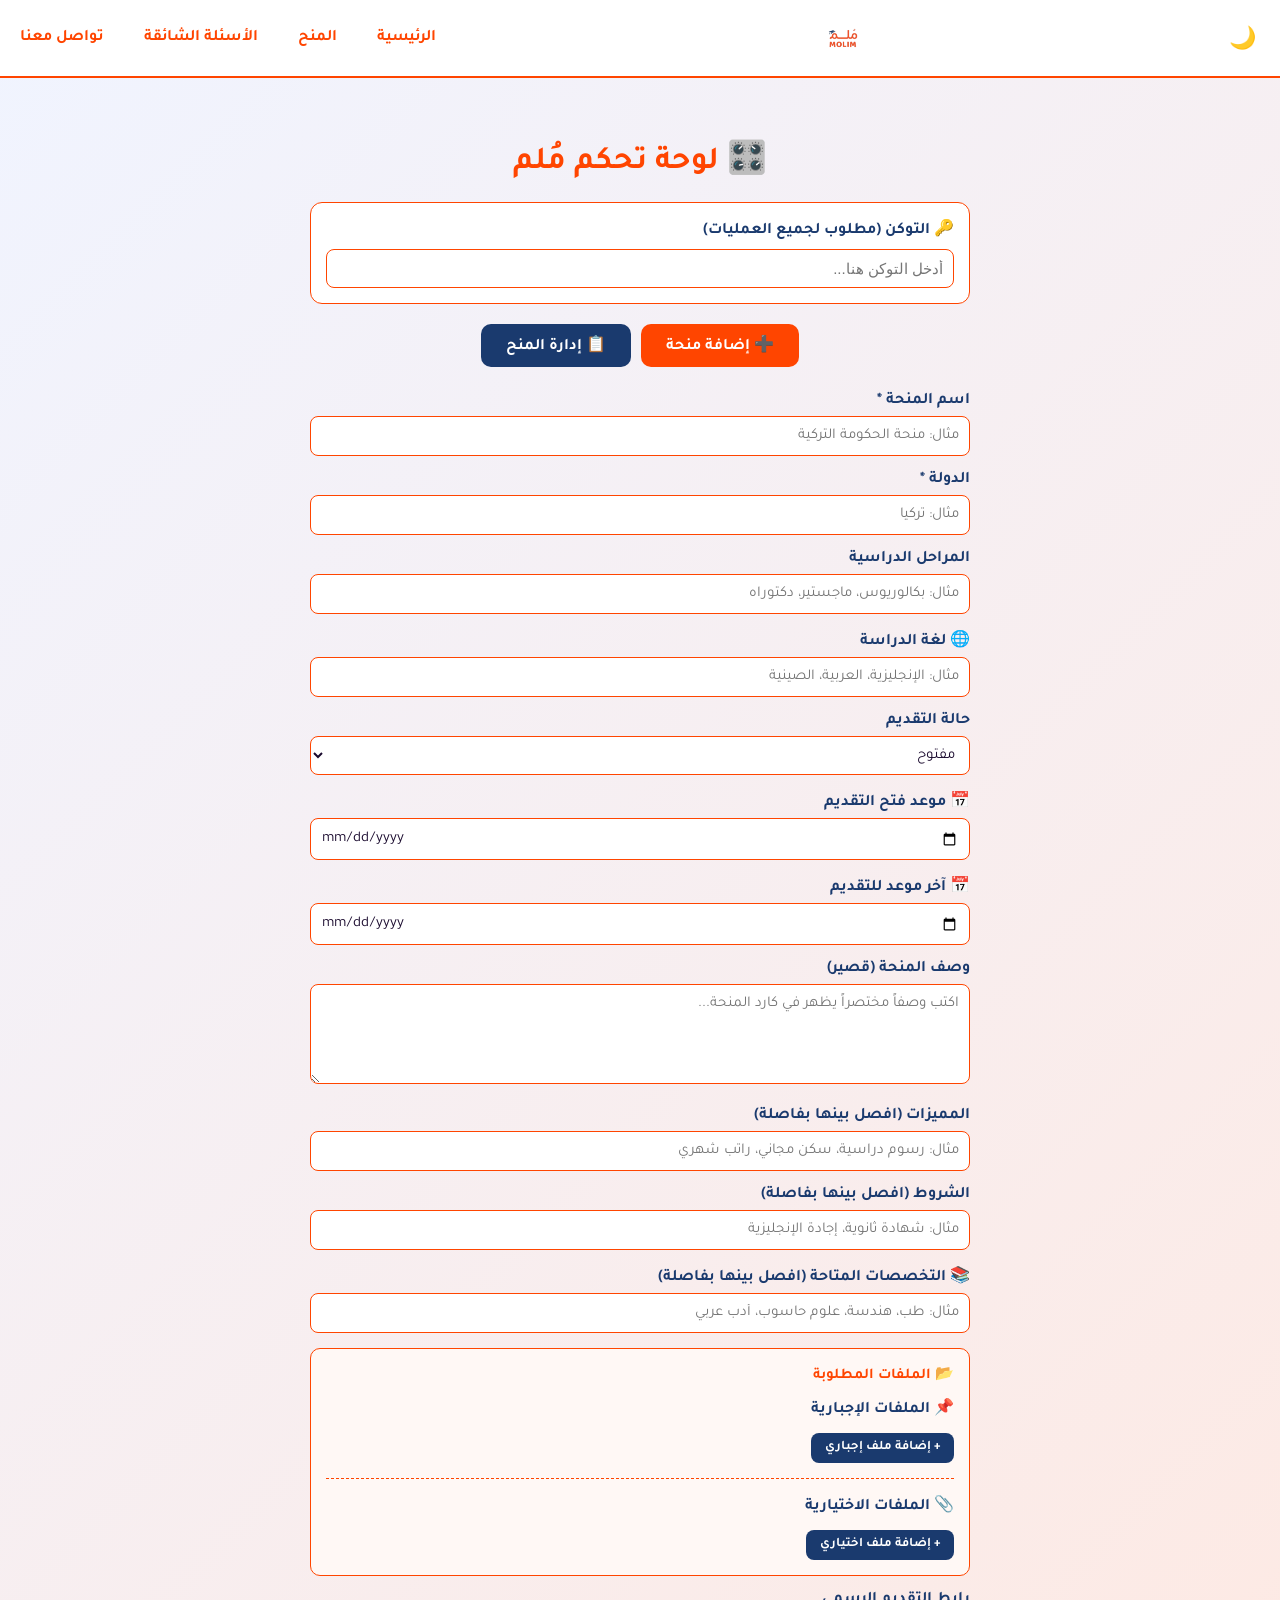
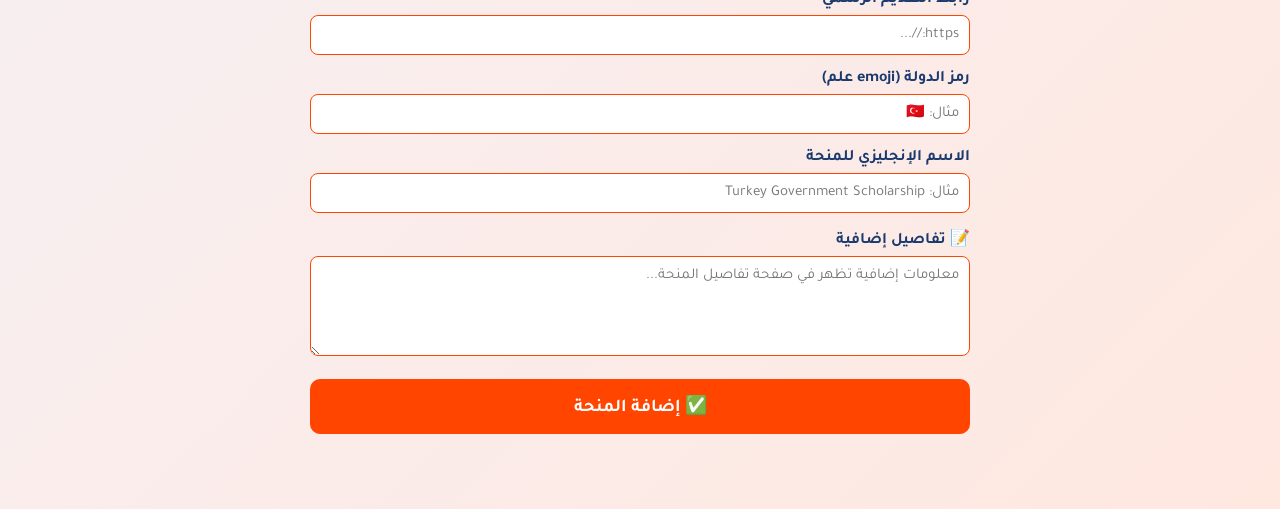
<file: admin.html>
<!DOCTYPE html>
<html lang="ar" dir="rtl">
<head>
  <meta charset="UTF-8"/>
  <title>لوحة تحكم مُلم</title>
  <link rel="stylesheet" href="static/css/style.css"/>
  <link rel="stylesheet" href="https://cdnjs.cloudflare.com/ajax/libs/font-awesome/6.0.0-beta3/css/all.min.css">
  <link rel="icon" type="image/x-icon" href="/favicon.ico">
  <link rel="icon" type="image/png" sizes="32x32" href="/favicon-32x32.png">
  <link rel="icon" type="image/png" sizes="16x16" href="/favicon-16x16.png">
  <link rel="apple-touch-icon" sizes="180x180" href="/apple-touch-icon.png">
  <style>
    .admin-container { max-width: 700px; margin: 40px auto; padding: 20px; }
    .admin-container h1 { color: #ff4500; text-align: center; margin-bottom: 20px; }
    .form-group { margin-bottom: 15px; }
    .form-group label { display: block; font-weight: 700; color: #1a3a6e; margin-bottom: 5px; }
    .form-group input, .form-group select, .form-group textarea {
      width: 100%; padding: 10px; border-radius: 8px;
      border: 1px solid #ff4500; font-family: 'Tajawal', sans-serif;
      font-size: 15px; box-sizing: border-box;
    }
    .form-group textarea { height: 100px; }
    .btn-submit {
      width: 100%; padding: 15px; background: #ff4500; color: white;
      border: none; border-radius: 10px; font-size: 18px;
      font-weight: 700; cursor: pointer; font-family: 'Tajawal', sans-serif;
    }
    .btn-submit:hover { background: #cc3300; }
    #msg { text-align: center; margin-top: 15px; font-weight: 700; font-size: 16px; }
    .tabs { display: flex; gap: 10px; margin-bottom: 25px; justify-content: center; }
    .tab-btn {
      padding: 10px 25px; border-radius: 10px; border: none; cursor: pointer;
      font-family: 'Tajawal', sans-serif; font-size: 16px; font-weight: 700;
    }
    .tab-btn.active { background: #ff4500; color: white; }
    .tab-btn.inactive { background: #1a3a6e; color: white; }
    .scholarship-item {
      background: white; border-radius: 12px; padding: 15px 20px;
      margin-bottom: 12px; border: 1px solid #e0e0e0;
      box-shadow: 0 2px 8px rgba(0,0,0,0.08);
      display: flex; justify-content: space-between; align-items: center;
    }
    .scholarship-item h3 { color: #ff4500; margin: 0; font-size: 16px; }
    .scholarship-item p { color: #1a3a6e; margin: 4px 0 0; font-size: 13px; }
    .item-btns { display: flex; gap: 8px; }
    .btn-edit {
      padding: 7px 15px; background: #1a3a6e; color: white;
      border: none; border-radius: 8px; cursor: pointer;
      font-family: 'Tajawal', sans-serif; font-weight: 700;
    }
    .btn-delete {
      padding: 7px 15px; background: #cc0000; color: white;
      border: none; border-radius: 8px; cursor: pointer;
      font-family: 'Tajawal', sans-serif; font-weight: 700;
    }
    .token-bar {
      background: white; border-radius: 12px; padding: 15px;
      margin-bottom: 20px; border: 1px solid #ff4500;
    }
    .modal-overlay {
      display: none; position: fixed; top: 0; left: 0;
      width: 100%; height: 100%; background: rgba(0,0,0,0.5);
      z-index: 1000; justify-content: center; align-items: flex-start;
      padding: 20px; box-sizing: border-box; overflow-y: auto;
    }
    .modal-overlay.open { display: flex; }
    .modal-box {
      background: white; border-radius: 16px; padding: 30px;
      width: 100%; max-width: 650px; margin: auto;
      box-shadow: 0 10px 40px rgba(0,0,0,0.3);
      position: relative;
    }
    .modal-box h2 { color: #ff4500; text-align: center; margin-bottom: 20px; }
    .modal-close {
      position: absolute; top: 15px; left: 15px;
      background: none; border: none; font-size: 24px;
      cursor: pointer; color: #666; line-height: 1;
    }
    .modal-close:hover { color: #cc0000; }
    .btn-save {
      width: 100%; padding: 15px; background: #1a3a6e; color: white;
      border: none; border-radius: 10px; font-size: 18px;
      font-weight: 700; cursor: pointer; font-family: 'Tajawal', sans-serif;
      margin-top: 5px;
    }
    .btn-save:hover { background: #0f2550; }
    #edit-msg { text-align: center; margin-top: 12px; font-weight: 700; font-size: 15px; }
    .files-section {
      border: 1px solid #ff4500; border-radius: 10px;
      padding: 15px; margin-bottom: 15px; background: #fff8f5;
    }
    .files-section h4 {
      color: #ff4500; margin: 0 0 12px 0; font-size: 15px;
    }
    .file-row {
      display: flex; gap: 8px; align-items: center; margin-bottom: 8px;
    }
    .file-row input {
      flex: 1; padding: 8px; border-radius: 8px;
      border: 1px solid #ccc; font-family: 'Tajawal', sans-serif;
      font-size: 14px; box-sizing: border-box;
    }
    .btn-add-file {
      padding: 7px 14px; background: #1a3a6e; color: white;
      border: none; border-radius: 8px; cursor: pointer;
      font-family: 'Tajawal', sans-serif; font-size: 13px; font-weight: 700;
      margin-top: 5px;
    }
    .btn-add-file:hover { background: #0f2550; }
    .btn-remove-file {
      padding: 6px 10px; background: #cc0000; color: white;
      border: none; border-radius: 7px; cursor: pointer; font-size: 13px;
    }
    .section-divider {
      border: none; border-top: 1px dashed #ff4500;
      margin: 15px 0;
    }
  </style>
</head>
<body>

<!-- ===== الهيدر ===== -->
<header>







  <div class="logo">
    <img src="static/logo.png" alt="مُلم" class="logo-img"/>
  </div>
  <button class="menu-toggle" onclick="toggleMenu()">
  <span></span>
  <span></span>
  <span></span>
  </button>
  <nav id="main-nav">
    <a href="index.html">الرئيسية</a>
    <a href="scholarships.html">المنح</a>
    <a href="faq.html">الأسئلة الشائقة</a>
    <a href="contact.html">تواصل معنا</a>
  </nav>
  <button id="darkModeToggle" class="dark-mode-toggle" aria-label="Toggle Dark Mode">
    🌙
  </button>
</header>

<div class="admin-container">
  <h1>🎛️ لوحة تحكم مُلم</h1>

  <!-- ===== خانة التوكن — مطلوبة لجميع العمليات ===== -->
  <div class="token-bar">
    <label style="font-weight:700; color:#1a3a6e;">🔑 التوكن (مطلوب لجميع العمليات)</label>
    <input type="password" id="tokenInput" placeholder="أدخل التوكن هنا..." style="width:100%; padding:10px; border-radius:8px; border:1px solid #ff4500; font-size:15px; margin-top:8px; box-sizing:border-box;"/>
  </div>

  <!-- ===== تبويبات التنقل بين الإضافة والإدارة ===== -->
  <div class="tabs">
    <button class="tab-btn active" onclick="showTab('add')">➕ إضافة منحة</button>
    <button class="tab-btn inactive" onclick="showTab('manage')">📋 إدارة المنح</button>
  </div>

  <!-- ===== قسم إضافة منحة جديدة ===== -->
  <div id="section-add">

    <!-- المعلومات الأساسية -->
    <div class="form-group">
      <label>اسم المنحة *</label>
      <input type="text" id="title" placeholder="مثال: منحة الحكومة التركية"/>
    </div>
    <div class="form-group">
      <label>الدولة *</label>
      <input type="text" id="country" placeholder="مثال: تركيا"/>
    </div>
    <div class="form-group">
      <label>المراحل الدراسية</label>
      <input type="text" id="degree" placeholder="مثال: بكالوريوس، ماجستير، دكتوراه"/>
    </div>

    <!-- لغة الدراسة — تظهر في المعلومات العامة بصفحة التفاصيل -->
    <div class="form-group">
      <label>🌐 لغة الدراسة</label>
      <input type="text" id="language" placeholder="مثال: الإنجليزية، العربية، الصينية"/>
    </div>

    <!-- حالة التقديم والمواعيد -->
    <div class="form-group">
      <label>حالة التقديم</label>
      <select id="status">
        <option value="open">مفتوح</option>
        <option value="closed">مغلق</option>
      </select>
    </div>
    <div class="form-group">
      <label>📅 موعد فتح التقديم</label>
      <input type="date" id="open_date"/>
    </div>
    <div class="form-group">
      <label>📅 آخر موعد للتقديم</label>
      <input type="date" id="deadline"/>
    </div>

    <!-- الوصف القصير — يظهر في كارد المنحة في صفحة جميع المنح -->
    <div class="form-group">
      <label>وصف المنحة (قصير)</label>
      <textarea id="desc" placeholder="اكتب وصفاً مختصراً يظهر في كارد المنحة..."></textarea>
    </div>

    <!-- المميزات والشروط -->
    <div class="form-group">
      <label>المميزات (افصل بينها بفاصلة)</label>
      <input type="text" id="benefits" placeholder="مثال: رسوم دراسية، سكن مجاني، راتب شهري"/>
    </div>
    <div class="form-group">
      <label>الشروط (افصل بينها بفاصلة)</label>
      <input type="text" id="requirements" placeholder="مثال: شهادة ثانوية، إجادة الإنجليزية"/>
    </div>

    <!-- التخصصات المتاحة — تظهر كقسم منفصل في صفحة تفاصيل المنحة -->
    <div class="form-group">
      <label>📚 التخصصات المتاحة (افصل بينها بفاصلة)</label>
      <input type="text" id="majors" placeholder="مثال: طب، هندسة، علوم حاسوب، أدب عربي"/>
    </div>

    <!-- الملفات المطلوبة — إجبارية واختيارية -->
    <div class="files-section">
      <h4>📂 الملفات المطلوبة</h4>
      <p style="font-weight:700; color:#1a3a6e; margin:0 0 8px;">📌 الملفات الإجبارية</p>
      <div id="required-files-add"></div>
      <button class="btn-add-file" onclick="addFileRow('required-files-add')">+ إضافة ملف إجباري</button>
      <hr class="section-divider"/>
      <p style="font-weight:700; color:#1a3a6e; margin:0 0 8px;">📎 الملفات الاختيارية</p>
      <div id="optional-files-add"></div>
      <button class="btn-add-file" onclick="addFileRow('optional-files-add')">+ إضافة ملف اختياري</button>
    </div>

    <!-- روابط ومعرفات -->
    <div class="form-group">
      <label>رابط التقديم الرسمي</label>
      <input type="url" id="link" placeholder="https://..."/>
    </div>
    <div class="form-group">
      <label>رمز الدولة (emoji علم)</label>
      <input type="text" id="flag" placeholder="مثال: 🇹🇷"/>
    </div>
    <div class="form-group">
      <label>الاسم الإنجليزي للمنحة</label>
      <input type="text" id="enTitle" placeholder="مثال: Turkey Government Scholarship"/>
    </div>

    <!-- التفاصيل الإضافية — تظهر في قسم "تفاصيل إضافية" بصفحة المنحة الكاملة -->
    <div class="form-group">
      <label>📝 تفاصيل إضافية</label>
      <textarea id="notes" placeholder="معلومات إضافية تظهر في صفحة تفاصيل المنحة..."></textarea>
    </div>

    <button class="btn-submit" onclick="addScholarship()">✅ إضافة المنحة</button>
    <p id="msg"></p>
  </div>

  <!-- ===== قسم إدارة المنح الموجودة ===== -->
  <div id="section-manage" style="display:none;">
    <button class="btn-submit" onclick="loadScholarships()" style="margin-bottom:15px;">🔄 تحميل المنح</button>
    <div id="scholarships-list"></div>
    <p id="msg2"></p>
  </div>
</div>

<!-- ===== مودال تعديل منحة موجودة ===== -->
<div class="modal-overlay" id="editModal">
  <div class="modal-box">
    <button class="modal-close" onclick="closeEditModal()">✕</button>
    <h2>✏️ تعديل المنحة</h2>

    <!-- المعلومات الأساسية -->
    <div class="form-group">
      <label>اسم المنحة *</label>
      <input type="text" id="e_title" placeholder="اسم المنحة"/>
    </div>
    <div class="form-group">
      <label>الدولة *</label>
      <input type="text" id="e_country" placeholder="الدولة"/>
    </div>
    <div class="form-group">
      <label>المراحل الدراسية</label>
      <input type="text" id="e_degree" placeholder="مثال: بكالوريوس، ماجستير"/>
    </div>

    <!-- لغة الدراسة -->
    <div class="form-group">
      <label>🌐 لغة الدراسة</label>
      <input type="text" id="e_language" placeholder="مثال: الإنجليزية، العربية، الصينية"/>
    </div>

    <!-- حالة التقديم والمواعيد -->
    <div class="form-group">
      <label>حالة التقديم</label>
      <select id="e_status">
        <option value="open">مفتوح</option>
        <option value="closed">مغلق</option>
      </select>
    </div>
    <div class="form-group">
      <label>📅 موعد فتح التقديم</label>
      <input type="date" id="e_open_date"/>
    </div>
    <div class="form-group">
      <label>📅 آخر موعد للتقديم</label>
      <input type="date" id="e_deadline"/>
    </div>

    <!-- الوصف القصير -->
    <div class="form-group">
      <label>وصف المنحة (قصير)</label>
      <textarea id="e_desc" placeholder="وصف مختصر يظهر في كارد المنحة..."></textarea>
    </div>

    <!-- المميزات والشروط -->
    <div class="form-group">
      <label>المميزات (افصل بينها بفاصلة)</label>
      <input type="text" id="e_benefits" placeholder="مثال: رسوم دراسية، سكن مجاني"/>
    </div>
    <div class="form-group">
      <label>الشروط (افصل بينها بفاصلة)</label>
      <input type="text" id="e_requirements" placeholder="مثال: شهادة ثانوية"/>
    </div>

    <!-- التخصصات المتاحة -->
    <div class="form-group">
      <label>📚 التخصصات المتاحة (افصل بينها بفاصلة)</label>
      <input type="text" id="e_majors" placeholder="مثال: طب، هندسة، علوم حاسوب"/>
    </div>

    <!-- الملفات المطلوبة -->
    <div class="files-section">
      <h4>📂 الملفات المطلوبة</h4>
      <p style="font-weight:700; color:#1a3a6e; margin:0 0 8px;">📌 الملفات الإجبارية</p>
      <div id="required-files-edit"></div>
      <button class="btn-add-file" onclick="addFileRow('required-files-edit')">+ إضافة ملف إجباري</button>
      <hr class="section-divider"/>
      <p style="font-weight:700; color:#1a3a6e; margin:0 0 8px;">📎 الملفات الاختيارية</p>
      <div id="optional-files-edit"></div>
      <button class="btn-add-file" onclick="addFileRow('optional-files-edit')">+ إضافة ملف اختياري</button>
    </div>

    <!-- روابط ومعرفات -->
    <div class="form-group">
      <label>رابط التقديم الرسمي</label>
      <input type="url" id="e_link" placeholder="https://..."/>
    </div>
    <div class="form-group">
      <label>رمز الدولة (emoji علم)</label>
      <input type="text" id="e_flag" placeholder="مثال: 🇹🇷"/>
    </div>
    <div class="form-group">
      <label>الاسم الإنجليزي للمنحة</label>
      <input type="text" id="e_enTitle" placeholder="مثال: Turkey Government Scholarship"/>
    </div>

    <!-- التفاصيل الإضافية -->
    <div class="form-group">
      <label>📝 تفاصيل إضافية</label>
      <textarea id="e_notes" placeholder="معلومات إضافية تظهر في صفحة تفاصيل المنحة..."></textarea>
    </div>

    <button class="btn-save" onclick="saveEdit()">💾 حفظ التعديلات</button>
    <p id="edit-msg"></p>
  </div>
</div>

<script>
// ===== إعدادات GitHub — اسم المستخدم والمستودع والملف ===== //
const OWNER = 'molim-team';
const REPO  = 'molim-team.github.io';
const FILE  = 'data/scholarships.json';

// ===== متغيرات عامة — تخزين البيانات مؤقتاً لتجنب طلبات زائدة ===== //
let editingIndex = -1;       // رقم المنحة اللي يتم تعديلها
let cachedSha = '';           // SHA الملف الحالي — مطلوب لأي تعديل
let cachedScholarships = [];  // نسخة محلية من جميع المنح

// ===== جلب التوكن من الحقل ===== //
function getToken() {
  return document.getElementById('tokenInput').value;
}

// ===== تحويل النص إلى Base64 بدعم UTF-8 (للعربية) ===== //
function toBase64(str) {
  const bytes = new TextEncoder().encode(str);
  let binary = '';
  bytes.forEach(b => binary += String.fromCharCode(b));
  return btoa(binary);
}

// ===== فك تشفير محتوى الملف القادم من GitHub ===== //
function decodeContent(content) {
  const clean = content.replace(/\n/g, '');
  const bytes = Uint8Array.from(atob(clean), c => c.charCodeAt(0));
  return JSON.parse(new TextDecoder('utf-8').decode(bytes));
}

// ===== التبديل بين تبويب الإضافة وتبويب الإدارة ===== //
function showTab(tab) {
  document.getElementById('section-add').style.display = tab === 'add' ? 'block' : 'none';
  document.getElementById('section-manage').style.display = tab === 'manage' ? 'block' : 'none';
  document.querySelectorAll('.tab-btn').forEach((b, i) => {
    b.className = 'tab-btn ' + ((tab === 'add' && i === 0) || (tab === 'manage' && i === 1) ? 'active' : 'inactive');
  });
}

// ===== دوال إدارة صفوف الملفات (إضافة / حذف / قراءة / مسح) ===== //
function addFileRow(containerId, value = '') {
  const container = document.getElementById(containerId);
  const row = document.createElement('div');
  row.className = 'file-row';
  row.innerHTML = `
    <input type="text" placeholder="مثال: جواز السفر، شهادة الميلاد..." value="${value}"/>
    <button class="btn-remove-file" onclick="this.parentElement.remove()">✕</button>
  `;
  container.appendChild(row);
}

function getFileRows(containerId) {
  return Array.from(document.querySelectorAll(`#${containerId} .file-row input`))
    .map(i => i.value.trim()).filter(Boolean);
}

function clearFileRows(containerId) {
  document.getElementById(containerId).innerHTML = '';
}

function populateFileRows(containerId, items = []) {
  clearFileRows(containerId);
  items.forEach(val => addFileRow(containerId, val));
}

// ===== جلب الملف الحالي من GitHub (يُعيد المحتوى والـ SHA) ===== //
async function getFile() {
  const res = await fetch(`https://api.github.com/repos/${OWNER}/${REPO}/contents/${FILE}`, {
    headers: { Authorization: `token ${getToken()}` }
  });
  if (!res.ok) throw new Error('فشل الاتصال بـ GitHub — تأكد من التوكن');
  return await res.json();
}

// ===== حفظ الملف المعدّل على GitHub ===== //
async function saveFile(sha, scholarships, message) {
  const res = await fetch(`https://api.github.com/repos/${OWNER}/${REPO}/contents/${FILE}`, {
    method: 'PUT',
    headers: { Authorization: `token ${getToken()}`, 'Content-Type': 'application/json' },
    body: JSON.stringify({
      message,
      content: toBase64(JSON.stringify(scholarships, null, 2)),
      sha: sha
    })
  });

  const result = await res.json();
  console.log('GitHub Response:', result);

  if (!res.ok) {
    throw new Error(result.message || 'فشل الحفظ');
  }

  // تحديث الـ SHA بعد كل حفظ ناجح لتجنب تعارض التعديلات
  if (result.content && result.content.sha) {
    cachedSha = result.content.sha;
  }

  return result;
}

// ===== إضافة منحة جديدة ===== //
async function addScholarship() {
  const msg = document.getElementById('msg');
  msg.style.color = '#1a3a6e';
  msg.textContent = '⏳ جاري الإضافة...';

  const titleVal   = document.getElementById('title').value.trim();
  const countryVal = document.getElementById('country').value.trim();

  if (!titleVal || !countryVal) {
    msg.style.color = 'red';
    msg.textContent = '❌ اسم المنحة والدولة مطلوبان!';
    return;
  }

  // توليد ID فريد من الاسم الإنجليزي أو من الوقت
  const enTitleVal = document.getElementById('enTitle').value.trim();
  const generatedId = enTitleVal
    ? enTitleVal.toLowerCase().replace(/\s+/g, '-').replace(/[^\w-]/g, '')
    : 'scholarship-' + Date.now();

  // بناء كائن المنحة الجديدة
  const newEntry = {
    id:           generatedId,
    name:         titleVal,
    name_en:      enTitleVal,
    country:      countryVal,
    flag:         document.getElementById('flag').value.trim(),
    degree:       document.getElementById('degree').value.trim(),
    language:     document.getElementById('language').value.trim(),
    description:  document.getElementById('desc').value.trim(),
    benefits:     document.getElementById('benefits').value.split(',').map(s => s.trim()).filter(Boolean),
    requirements: document.getElementById('requirements').value.split(',').map(s => s.trim()).filter(Boolean),
    majors:       document.getElementById('majors').value.split(',').map(s => s.trim()).filter(Boolean),
    open_date:    document.getElementById('open_date').value,
    deadline:     document.getElementById('deadline').value,
      documents: {
      required: getFileRows('required-files-add'),
      optional: getFileRows('optional-files-add'),
      },
    link:         document.getElementById('link').value.trim(),
    open:         document.getElementById('status').value === 'open',
    notes:        document.getElementById('notes').value.trim(),
    };

  try {
    const data = await getFile();
    const current = decodeContent(data.content);
    current.push(newEntry);
    await saveFile(data.sha, current, `إضافة منحة: ${newEntry.name}`);
    msg.style.color = 'green';
    msg.textContent = '✅ تمت إضافة المنحة بنجاح! ستظهر خلال دقائق.';
    // مسح جميع الحقول بعد الإضافة
    ['title','country','degree','language','desc','benefits','requirements','majors','link','flag','enTitle','notes'].forEach(id => {
      document.getElementById(id).value = '';
    });
    document.getElementById('open_date').value = '';
    document.getElementById('deadline').value  = '';
    document.getElementById('status').value    = 'open';
    clearFileRows('required-files-add');
    clearFileRows('optional-files-add');
  } catch(e) {
    msg.style.color = 'red';
    msg.textContent = '❌ حدث خطأ: ' + e.message;
  }
}

// ===== تحميل قائمة المنح الموجودة وعرضها ===== //
async function loadScholarships() {
  const list = document.getElementById('scholarships-list');
  list.innerHTML = '⏳ جاري التحميل...';
  try {
    const data = await getFile();
    cachedSha = data.sha;                            // حفظ SHA للاستخدام عند التعديل والحذف
    cachedScholarships = decodeContent(data.content); // حفظ البيانات محلياً
    list.innerHTML = '';
    if (cachedScholarships.length === 0) {
      list.innerHTML = '<p style="text-align:center; color:#aaa;">لا توجد منح حالياً</p>';
      return;
    }
    cachedScholarships.forEach((s, index) => {
      const flagHtml = s.flag && s.flag.startsWith('http')
        ? `<img src="${s.flag}" style="width:25px; vertical-align:middle; margin-left:5px; border-radius:3px;"/>`
        : (s.flag || '');
      list.innerHTML += `
        <div class="scholarship-item">
          <div>
            <h3>${flagHtml} ${s.name || s.title || ''}</h3>
            <p>${s.country || ''} — ${s.degree || s.degrees || ''}</p>
          </div>
          <div class="item-btns">
            <button class="btn-edit" onclick="openEditModal(${index})">✏️ تعديل</button>
            <button class="btn-delete" onclick="deleteScholarship(${index})">🗑️ حذف</button>
          </div>
        </div>`;
});
  } catch(e) {
    list.innerHTML = '❌ خطأ في التحميل — تأكد من التوكن';
  }
}

// ===== حذف منحة ===== //
async function deleteScholarship(index) {
  if (!confirm('هل أنت متأكد من حذف هذه المنحة؟')) return;
  try {
    // محاولة الحذف من البيانات المخزنة محلياً أولاً
    const title = cachedScholarships[index].name || cachedScholarships[index].title;
    cachedScholarships.splice(index, 1);
    await saveFile(cachedSha, cachedScholarships, `حذف منحة: ${title}`);
    alert('✅ تم الحذف بنجاح!');
    loadScholarships();
  } catch(e) {
    // إذا فشل، جرب الجلب مباشرة من GitHub
    try {
      const data = await getFile();
      const scholarships = decodeContent(data.content);
      const title = scholarships[index].name || scholarships[index].title;
      scholarships.splice(index, 1);
      await saveFile(data.sha, scholarships, `حذف منحة: ${title}`);
      alert('✅ تم الحذف بنجاح!');
      loadScholarships();
    } catch(e2) {
      alert('❌ حدث خطأ: ' + e2.message);
    }
  }
}

// ===== فتح مودال التعديل وتعبئة الحقول ببيانات المنحة ===== //
function openEditModal(index) {
  editingIndex = index;
  document.getElementById('edit-msg').textContent = '';

  if (!cachedScholarships || cachedScholarships.length === 0) {
    alert('⚠️ يرجى تحميل المنح أولاً بالضغط على زر "تحميل المنح"');
    return;
  }

  const s = cachedScholarships[index];

  // تعبئة جميع الحقول ببيانات المنحة المختارة
  document.getElementById('e_title').value        = s.name || s.title || '';
  document.getElementById('e_country').value      = s.country || '';
  document.getElementById('e_degree').value       = s.degree || s.degrees || '';
  document.getElementById('e_language').value     = s.language || '';
  document.getElementById('e_status').value       = (s.open === true || s.status === 'open') ? 'open' : 'closed';
  document.getElementById('e_open_date').value    = s.open_date || '';
  document.getElementById('e_deadline').value     = s.deadline || '';
  document.getElementById('e_desc').value         = s.description || s.desc || '';
  document.getElementById('e_benefits').value     = Array.isArray(s.benefits) ? s.benefits.join(', ') : (s.benefits || '');
  document.getElementById('e_requirements').value = Array.isArray(s.requirements) ? s.requirements.join(', ') : (s.requirements || '');
  document.getElementById('e_majors').value       = Array.isArray(s.majors) ? s.majors.join(', ') : (s.majors || '');
  document.getElementById('e_link').value         = s.link || '';
  document.getElementById('e_flag').value         = s.flag || '';
  document.getElementById('e_enTitle').value      = s.name_en || s.enTitle || '';
  document.getElementById('e_notes').value        = s.notes || '';

  populateFileRows('required-files-edit', s.documents?.required || []);
  populateFileRows('optional-files-edit', s.documents?.optional || []);

  document.getElementById('editModal').classList.add('open');
}

// ===== إغلاق مودال التعديل ===== //
function closeEditModal() {
  document.getElementById('editModal').classList.remove('open');
  editingIndex = -1;
}

// ===== حفظ التعديلات على منحة موجودة ===== //
async function saveEdit() {
  const msg = document.getElementById('edit-msg');
  msg.style.color = '#1a3a6e';
  msg.textContent = '⏳ جاري الحفظ...';

  const updatedTitle   = document.getElementById('e_title').value.trim();
  const updatedCountry = document.getElementById('e_country').value.trim();

  if (!updatedTitle || !updatedCountry) {
    msg.style.color = 'red';
    msg.textContent = '❌ اسم المنحة والدولة مطلوبان!';
    return;
  }

  try {
    const old = cachedScholarships[editingIndex];

    // تحديث بيانات المنحة في النسخة المحلية مع الحفاظ على الحقول القديمة غير المعدّلة
    cachedScholarships[editingIndex] = {
      ...old,
      name:           updatedTitle,
      name_en:        document.getElementById('e_enTitle').value.trim(),
      country:        updatedCountry,
      flag:           document.getElementById('e_flag').value.trim(),
      degree:         document.getElementById('e_degree').value.trim(),
      language:       document.getElementById('e_language').value.trim(),
      description:    document.getElementById('e_desc').value.trim(),
      benefits:       document.getElementById('e_benefits').value.split(',').map(s => s.trim()).filter(Boolean),
      requirements:   document.getElementById('e_requirements').value.split(',').map(s => s.trim()).filter(Boolean),
      majors:         document.getElementById('e_majors').value.split(',').map(s => s.trim()).filter(Boolean),
      open_date:      document.getElementById('e_open_date').value,
      deadline:       document.getElementById('e_deadline').value,
      documents: {
        required: getFileRows('required-files-edit'),
        optional: getFileRows('optional-files-edit'),
      },
      link:           document.getElementById('e_link').value.trim(),
      open:           document.getElementById('e_status').value === 'open',
      notes:          document.getElementById('e_notes').value.trim(),
    };

    await saveFile(cachedSha, cachedScholarships, `تعديل منحة: ${updatedTitle}`);

    msg.style.color = 'green';
    msg.textContent = '✅ تم حفظ التعديلات بنجاح!';

    // إغلاق المودال وإعادة تحميل القائمة بعد ثانية ونصف
    setTimeout(() => {
      closeEditModal();
      loadScholarships();
    }, 1500);

  } catch(e) {
    msg.style.color = 'red';
    msg.textContent = '❌ حدث خطأ: ' + e.message;
    console.error('Save error:', e);
  }
}

// ===== إغلاق المودال عند الضغط خارجه ===== //
document.getElementById('editModal').addEventListener('click', function(e) {
  if (e.target === this) closeEditModal();
});
</script>
</body>
</html>
</file>
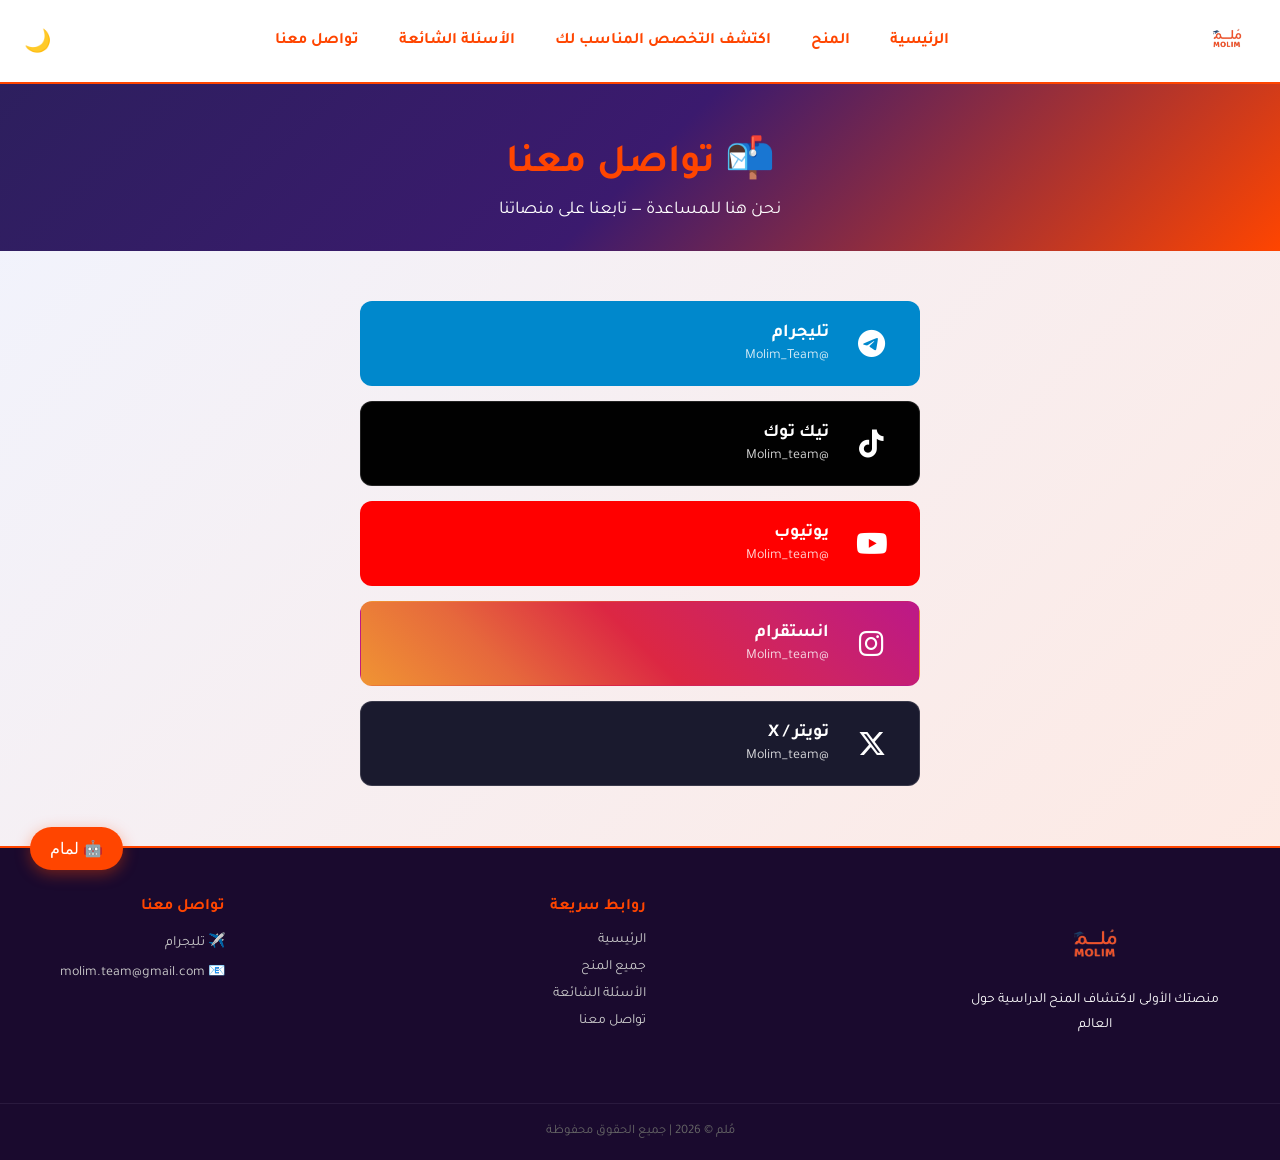
<file: contact.html>
<!DOCTYPE html>
<html lang="ar" dir="rtl" data-theme="light">
<head>
  <meta charset="UTF-8" />
  <meta name="viewport" content="width=device-width, initial-scale=1.0" />
  <meta name="description" content="تواصل مع فريق مُلم عبر تيليجرام أو وسائل التواصل الاجتماعي." />
  <title>مُلم | تواصل معنا</title>
  <link rel="stylesheet" href="https://cdnjs.cloudflare.com/ajax/libs/font-awesome/6.5.0/css/all.min.css"/>
  <link rel="stylesheet" href="static/css/style.css" />
  <link rel="icon" type="image/x-icon" href="/favicon.ico">
  <link rel="icon" type="image/png" sizes="32x32" href="/favicon-32x32.png">
  <link rel="icon" type="image/png" sizes="16x16" href="/favicon-16x16.png">
  <link rel="apple-touch-icon" sizes="180x180" href="/apple-touch-icon.png">
</head>
<body>

  <!-- الهيدر -->
   <header>
  <div class="logo">
  <a href="/index.html">
    <img src="/static/logo.png" alt="مُلم" class="logo-img"/>
  </a>
  </div>
    <nav id="main-nav">
      <a href="index.html">الرئيسية</a>
      <a href="scholarships.html">المنح</a>
      <a href="quiz.html">اكتشف التخصص المناسب لك</a>
      <a href="faq.html">الأسئلة الشائعة</a>
      <a href="contact.html">تواصل معنا</a>
    </nav>
    <div class="header-left">
      <button id="darkModeToggle" class="dark-mode-toggle" aria-label="Toggle Dark Mode">🌙</button>
      <button class="menu-toggle" aria-label="Toggle Menu">
        <span></span>
        <span></span>
        <span></span>
      </button>
    </div>
  </header>

  <!-- عنوان -->
  <section class="page-hero">
    <h1>📬 تواصل معنا</h1>
    <p>نحن هنا للمساعدة — تابعنا على منصاتنا</p>
  </section>

  <!-- منصات التواصل -->
  <section class="contact-section">

    <a href="https://t.me/Molim_Team" target="_blank" class="contact-card telegram">
      <i class="fa-brands fa-telegram contact-icon"></i>
      <div>
        <h3>تليجرام</h3>
        <p>@Molim_Team</p>
      </div>
    </a>

    <a href="https://www.tiktok.com/@Molim_team" target="_blank" class="contact-card tiktok">
      <i class="fa-brands fa-tiktok contact-icon"></i>
      <div>
        <h3>تيك توك</h3>
        <p>@Molim_team</p>
      </div>
    </a>

    <a href="https://www.youtube.com/@Molim_team" target="_blank" class="contact-card youtube">
      <i class="fa-brands fa-youtube contact-icon"></i>
      <div>
        <h3>يوتيوب</h3>
        <p>@Molim_team</p>
      </div>
    </a>

    <a href="https://www.instagram.com/Molim_team" target="_blank" class="contact-card instagram">
      <i class="fa-brands fa-instagram contact-icon"></i>
      <div>
        <h3>انستقرام</h3>
        <p>@Molim_team</p>
      </div>
    </a>

    <a href="https://www.x.com/Molim_team" target="_blank" class="contact-card twitter">
      <i class="fa-brands fa-x-twitter contact-icon"></i>
      <div>
        <h3>تويتر / X</h3>
        <p>@Molim_team</p>
      </div>
    </a>

  </section>

  <!-- الفوتر -->
  <footer>
    <div class="footer-content">
      <div class="footer-brand">
        <img src="static/logo.png" alt="مُلم" class="footer-logo"/>
        <p>منصتك الأولى لاكتشاف المنح الدراسية حول العالم</p>
      </div>
      <div class="footer-links">
        <h4>روابط سريعة</h4>
        <a href="index.html">الرئيسية</a>
        <a href="scholarships.html">جميع المنح</a>
        <a href="faq.html">الأسئلة الشائعة</a>
        <a href="contact.html">تواصل معنا</a>
      </div>
      <div class="footer-social">
        <h4>تواصل معنا</h4>
        <a href="https://t.me/Molim_Team/4" target="_blank">✈️ تليجرام</a>
        <a href="mailto:molim.team@gmail.com">📧 molim.team@gmail.com</a>
      </div>
    </div>
    <div class="footer-bottom">
      <p>مُلم © 2026 | جميع الحقوق محفوظة</p>
    </div>
  </footer>

  <script src="/static/js/shared.js"></script>

</body>
</html>
</file>
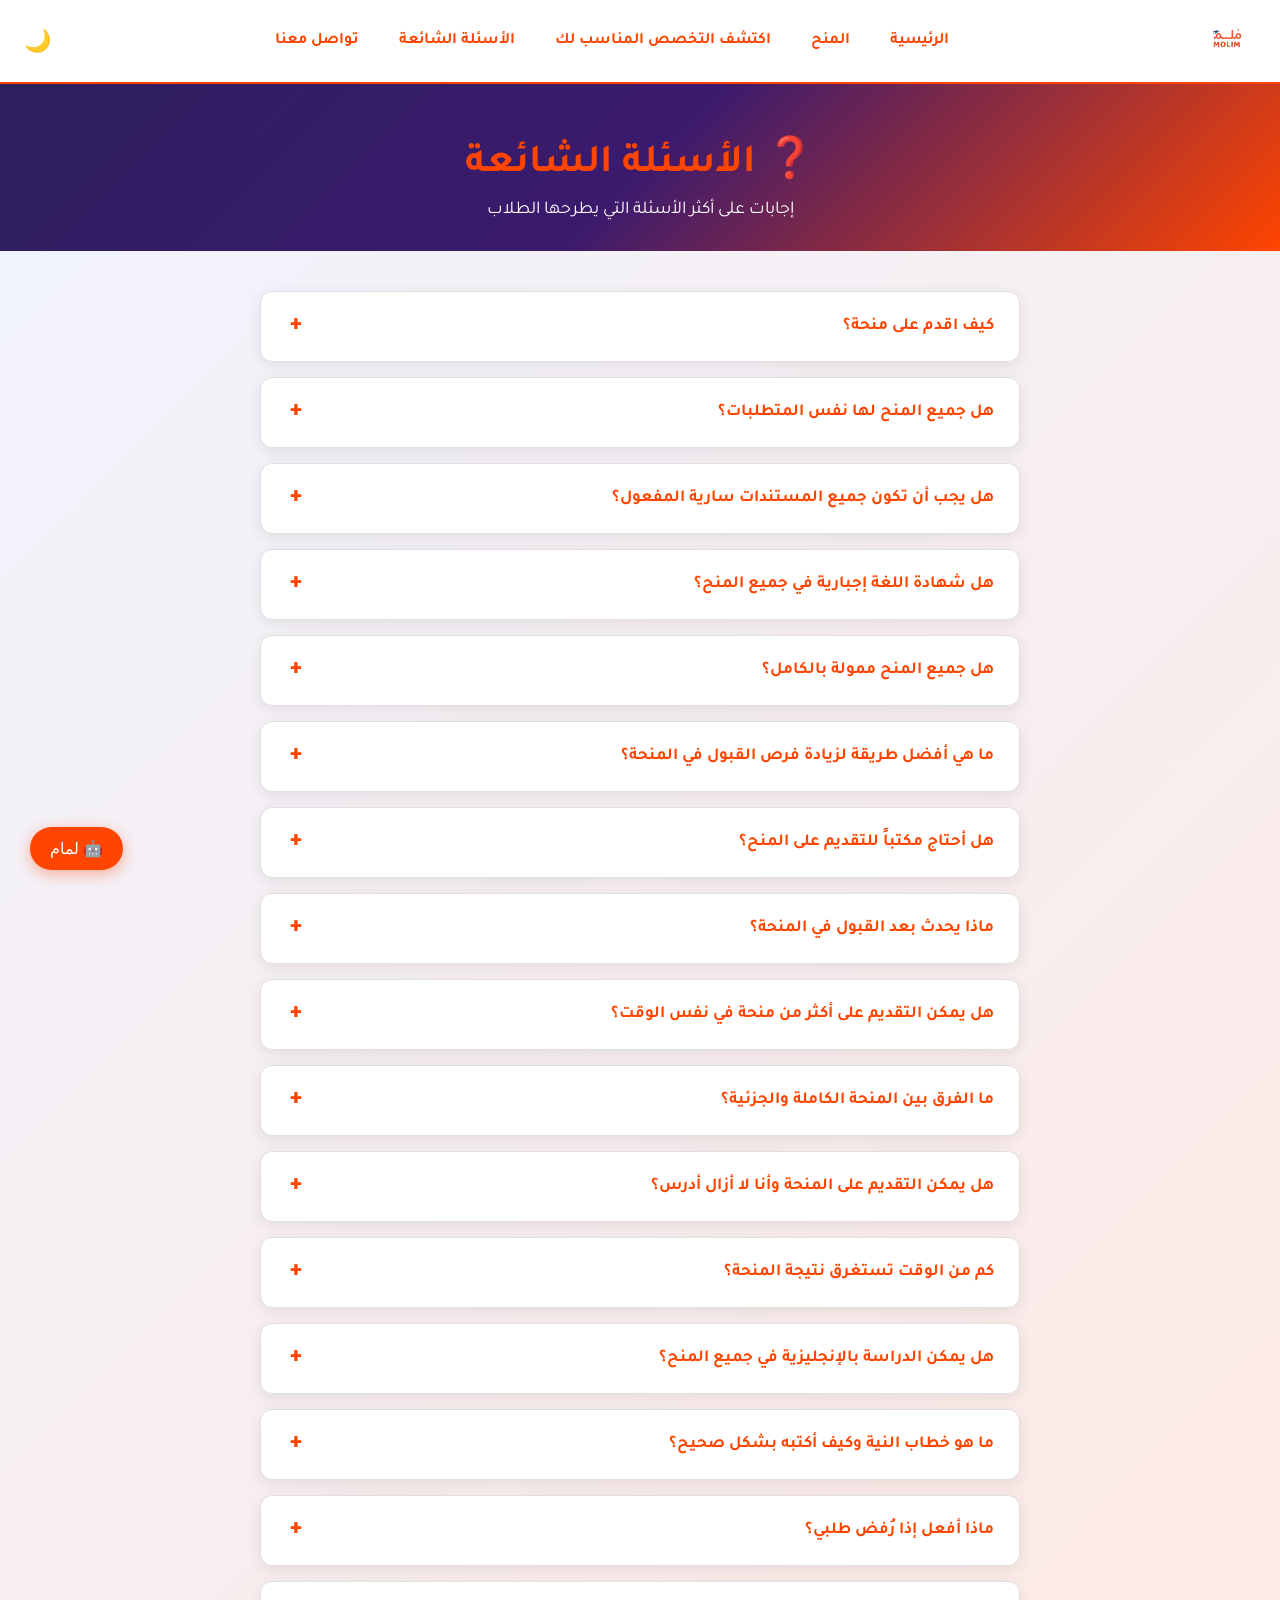
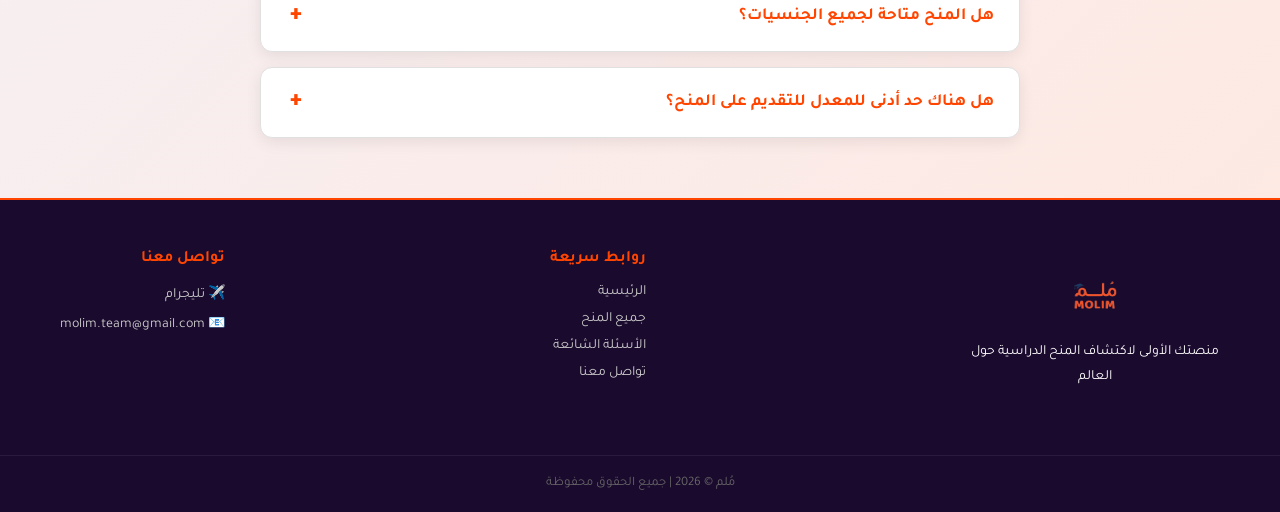
<file: faq.html>
<!DOCTYPE html>
<html lang="ar" dir="rtl" data-theme="light">
<body>
<head>
  <!-- Google tag (gtag.js) -->
<script async src="https://www.googletagmanager.com/gtag/js?id=G-0VET8JF7N5"></script>
<script>
  window.dataLayer = window.dataLayer || [];
  function gtag(){dataLayer.push(arguments);}
  gtag('js', new Date());

  gtag('config', 'G-0VET8JF7N5');
</script>
  <meta charset="UTF-8" />
  <meta name="viewport" content="width=device-width, initial-scale=1.0" />
  <meta name="description" content="إجابات على أكثر الأسئلة شيوعاً حول المنح الدراسية والتقديم عليها." />
  <title>مُلم | الأسئلة الشائعة</title>
  <link rel="stylesheet" href="static/css/style.css" />
  <link rel="stylesheet" href="https://cdnjs.cloudflare.com/ajax/libs/font-awesome/6.4.2/css/all.min.css">
  <link rel="icon" type="image/x-icon" href="/favicon.ico">
  <link rel="icon" type="image/png" sizes="32x32" href="/favicon-32x32.png">
  <link rel="icon" type="image/png" sizes="16x16" href="/favicon-16x16.png">
  <link rel="apple-touch-icon" sizes="180x180" href="/apple-touch-icon.png">
</head>
<body>

  <!-- الهيدر -->
   <header>
  <div class="logo">
  <a href="/index.html">
    <img src="/static/logo.png" alt="مُلم" class="logo-img"/>
  </a>
  </div>
    <nav id="main-nav">
      <a href="index.html">الرئيسية</a>
      <a href="scholarships.html">المنح</a>
      <a href="quiz.html">اكتشف التخصص المناسب لك</a>
      <a href="faq.html">الأسئلة الشائعة</a>
      <a href="contact.html">تواصل معنا</a>
    </nav>
    <div class="header-left">
      <button id="darkModeToggle" class="dark-mode-toggle" aria-label="Toggle Dark Mode">🌙</button>
      <button class="menu-toggle" aria-label="Toggle Menu">
        <span></span>
        <span></span>
        <span></span>
      </button>
    </div>
  </header>

  <!-- عنوان -->
  <section class="page-hero">
    <h1>❓ الأسئلة الشائعة</h1>
    <p>إجابات على أكثر الأسئلة التي يطرحها الطلاب</p>
  </section>

  <!-- الأسئلة -->
  <section class="faq-section">

    <div class="faq-item">
      <div class="faq-question" onclick="toggleFaq(this)">
        <span>كيف اقدم على منحة؟</span>
        <span class="faq-icon">+</span>
      </div>
      <div class="faq-answer">
        للتقديم على اي منحة اذهب لخانة المنح واختر المنحة التي تريدها، اقرأ تفاصيلها وشروطها ومتطلباتها اولا لرؤية ما اذا كانت تناسبك، ثم جهز جميع الاوراق المطلوبة للمنحة، بعد ذلك انتقل للموقع الرئيسي وقدم طلبك واستمر فيه متابعته كل فتره حتى وقت القبول
      </div>
    </div>

    <div class="faq-item">
      <div class="faq-question" onclick="toggleFaq(this)">
        <span>هل جميع المنح لها نفس المتطلبات؟</span>
        <span class="faq-icon">+</span>
      </div>
      <div class="faq-answer">
        لا، لكل منحة متطلبات خاصة بها. من ناحية إثبات الهوية قد تقبل بعض المنح الهوية الوطنية بينما تشترط أخرى جواز السفر فقط. كذلك بعض المتطلبات تكون اختيارية في منحة وإجبارية في أخرى مثل الـ CV والفحص الطبي وغيرها. لمعرفة المتطلبات الدقيقة لكل منحة، اذهب لصفحة المنح واضغط على "تفاصيل المنحة كاملة".
      </div>
    </div>

    <div class="faq-item">
      <div class="faq-question" onclick="toggleFaq(this)">
        <span>هل يجب أن تكون جميع المستندات سارية المفعول؟</span>
        <span class="faq-icon">+</span>
      </div>
      <div class="faq-answer">
        نعم، جميع المستندات التي لها تاريخ انتهاء يجب أن تكون سارية المفعول وقت التقديم على أي منحة، مثل جواز السفر والهوية الوطنية وشهادات اللغة. تأكد من صلاحية جميع أوراقك قبل البدء بالتقديم.
      </div>
    </div>

    <div class="faq-item">
      <div class="faq-question" onclick="toggleFaq(this)">
        <span>هل شهادة اللغة إجبارية في جميع المنح؟</span>
        <span class="faq-icon">+</span>
      </div>
      <div class="faq-answer">
        لا. هناك منح تكون الدراسة فيها بلغة البلد المضيف وتمنحك سنة تحضيرية مجانية لتعلمها. وهناك منح أخرى تكون الدراسة بالإنجليزية ولا تشترط شهادة لغة بشكل إجباري، بل تجري مقابلة أو اختبار لقياس مستواك. لمعرفة تفاصيل أي منحة اضغط على "تفاصيل المنحة كاملة".
      </div>
    </div>

    <div class="faq-item">
      <div class="faq-question" onclick="toggleFaq(this)">
        <span>هل جميع المنح ممولة بالكامل؟</span>
        <span class="faq-icon">+</span>
      </div>
      <div class="faq-answer">
        لا. هناك منح تغطي الرسوم الدراسية فقط دون أي مزايا إضافية كالسكن والسفر والتأمين الصحي. وهناك منح ممولة بالكامل تشمل كل شيء. لمعرفة ما تغطيه كل منحة اذهب لصفحة المنح واضغط على "تفاصيل المنحة كاملة".
      </div>
    </div>

    <div class="faq-item">
      <div class="faq-question" onclick="toggleFaq(this)">
        <span>ما هي أفضل طريقة لزيادة فرص القبول في المنحة؟</span>
        <span class="faq-icon">+</span>
      </div>
      <div class="faq-answer">
        المنح لا تقيّم الطالب بناءً على معدله فقط، بل تنظر إلى ملفه الكامل. من أهم العناصر التي تركز عليها المنح هو خطاب النية، لأنه يلخص إنجازاتك وأهدافك ويعرّف المنحة بك بشكل مباشر، لذا يجب كتابته بعناية. إضافة إلى ذلك، الملفات الداعمة كالتوصيات والـ CV والشهادات الإضافية والتطوع كلها تعزز صورتك أمام لجنة القبول, بالإضافة الى ان لجنات المنح تفضل الطلاب الذين لديهم شهادات قوية معتمدة في مجال معين كاختبار IELTS/TOEFL في مجال اللغة اللغة الإنجليزية حتى لو لم تكن لغة الدراسة في المنحة, اختبار SAT ايضاً من الاوراق التي تعزز ملفك بشكل قوي جدا, بالإضافة الى شهادات دورات معتمدة كالدورات الكثيرة التي تقدمها جامعة هارفارد بشكل مجاني بالكامل على مواقعهم الرسمية.
      </div>
    </div>

    <div class="faq-item">
      <div class="faq-question" onclick="toggleFaq(this)">
        <span>هل أحتاج مكتباً للتقديم على المنح؟</span>
        <span class="faq-icon">+</span>
      </div>
      <div class="faq-answer">
        لا، التقديم على المنح سهل ولا يحتاج وسيطاً. كل ما عليك هو الدخول للموقع الرسمي وتعبئة بياناتك ورفع أوراقك مباشرة. احذر من المكاتب التي تطلب مبالغ مالية مقابل التقديم فكثير منها غير موثوق. إن واجهتك أي صعوبة تواصل معنا عبر حساباتنا — الخدمة مجانية بالكامل.
      </div>
    </div>

    <div class="faq-item">
      <div class="faq-question" onclick="toggleFaq(this)">
        <span>ماذا يحدث بعد القبول في المنحة؟</span>
        <span class="faq-icon">+</span>
      </div>
      <div class="faq-answer">
        بعد القبول ستتواصل معك المنحة وتزودك بجميع التفاصيل المتعلقة بالتأشيرة والسفر والإجراءات اللازمة. راجع بريدك الإلكتروني وحسابك على موقع المنحة بانتظام لأنها الوسيلة الرئيسية للتواصل معك.
      </div>
    </div>

    <div class="faq-item">
      <div class="faq-question" onclick="toggleFaq(this)">
        <span>هل يمكن التقديم على أكثر من منحة في نفس الوقت؟</span>
        <span class="faq-icon">+</span>
      </div>
      <div class="faq-answer">
        نعم في الغالب يمكنك التقديم على أكثر من منحة في نفس الوقت، لكن بعض المنح تشترط صراحةً عدم الحصول على منحة أخرى في نفس الفترة. تحقق من شروط كل منحة قبل التقديم.
      </div>
    </div>

    <div class="faq-item">
      <div class="faq-question" onclick="toggleFaq(this)">
        <span>ما الفرق بين المنحة الكاملة والجزئية؟</span>
        <span class="faq-icon">+</span>
      </div>
      <div class="faq-answer">
        المنحة الكاملة تغطي جميع التكاليف من رسوم دراسة وسكن وتذاكر طيران وتأشيرة وتأمين صحي وراتب شهري، ولن تحتاج لدفع أي مبالغ إضافية. أما المنحة الجزئية فتغطي جزءاً من هذه المزايا فقط كالرسوم والسكن أو الرسوم والراتب الشهري، وما تبقى تدفعه من حسابك الخاص. لمعرفة تفاصيل كل منحة اضغط على "تفاصيل المنحة كاملة" من صفحة المنح.
      </div>
    </div>

    <div class="faq-item">
      <div class="faq-question" onclick="toggleFaq(this)">
        <span>هل يمكن التقديم على المنحة وأنا لا أزال أدرس؟</span>
        <span class="faq-icon">+</span>
      </div>
      <div class="faq-answer">
        نعم، كثير من المنح تقبل التقديم بإثبات قيد الدراسة فلا حاجة لانتظار التخرج. بينما بعض المنح تشترط شهادة إتمام الدراسة. لمعرفة شروط كل منحة راجع تفاصيلها في صفحة المنح.
      </div>
    </div>

    <div class="faq-item">
      <div class="faq-question" onclick="toggleFaq(this)">
        <span>كم من الوقت تستغرق نتيجة المنحة؟</span>
        <span class="faq-icon">+</span>
      </div>
      <div class="faq-answer">
        عملية الفرز والاختيار في المنح تستغرق في الغالب عدة أشهر بسبب كثرة المتقدمين. لذا لا تجلس منتظراً — استثمر هذا الوقت في تطوير ملفك وتقوية مهاراتك والتقديم على منح أخرى.
      </div>
    </div>

    <div class="faq-item">
      <div class="faq-question" onclick="toggleFaq(this)">
        <span>هل يمكن الدراسة بالإنجليزية في جميع المنح؟</span>
        <span class="faq-icon">+</span>
      </div>
      <div class="faq-answer">
        لا، تختلف لغة الدراسة من منحة لأخرى. بعض المنح لا تتيح سوى الدراسة بلغة البلد المضيف وتمنحك سنة تحضيرية لتعلمها، بينما منح أخرى تتيح الدراسة بالإنجليزية. راجع تفاصيل المنحة التي تريد التقديم عليها لمعرفة لغة الدراسة المتاحة.
      </div>
    </div>

    <div class="faq-item">
      <div class="faq-question" onclick="toggleFaq(this)">
        <span>ما هو خطاب النية وكيف أكتبه بشكل صحيح؟</span>
        <span class="faq-icon">+</span>
      </div>
      <div class="faq-answer">
        خطاب النية من أهم متطلبات المنح. لكتابته بشكل صحيح حدد أولاً مجالك وتخصصك بدقة، ثم اكتب عن اهتمامك بهذا المجال، وإنجازاتك السابقة فيه، والمهارات التي تمتلكها، وأهدافك المستقبلية أثناء الدراسة وبعد التخرج. خطاب النية القوي هو من يجعل لجنة القبول تتذكرك من بين آلاف المتقدمين.
      </div>
    </div>

    <div class="faq-item">
      <div class="faq-question" onclick="toggleFaq(this)">
        <span>ماذا أفعل إذا رُفض طلبي؟</span>
        <span class="faq-icon">+</span>
      </div>
      <div class="faq-answer">
        الرفض لا يعني نهاية الطريق — كثير من الطلاب المقبولين قُدِّموا أكثر من مرة قبل القبول. استثمر الوقت في تقوية ملفك بحضور دورات والحصول على شهادات وبناء مشاريع في مجالك وتوثيقها في الـ CV. وقدّم على أكبر عدد ممكن من المنح لأن تنوع خياراتك يرفع فرص قبولك.
      </div>
    </div>

    <div class="faq-item">
      <div class="faq-question" onclick="toggleFaq(this)">
        <span>هل المنح متاحة لجميع الجنسيات؟</span>
        <span class="faq-icon">+</span>
      </div>
      <div class="faq-answer">
        أغلب المنح مفتوحة لجميع الجنسيات ولا تضع قيوداً على بلد المتقدم. إلا أن بعض المنح القليلة تشترط جنسيات معينة للتقديم. لذا راجع تفاصيل كل منحة للتأكد من أهليتك للتقديم.
      </div>
    </div>

    <div class="faq-item">
      <div class="faq-question" onclick="toggleFaq(this)">
        <span>هل هناك حد أدنى للمعدل للتقديم على المنح؟</span>
        <span class="faq-icon">+</span>
      </div>
      <div class="faq-answer">
        أغلب المنح تشترط معدلاً لا يقل عن 70% كتقدير جيد. بعض المنح ترفع هذا الحد إلى 80% جيد جداً أو 90% ممتاز. راجع تفاصيل كل منحة لمعرفة الحد الأدنى المطلوب.
      </div>
    </div>

  </section>

  <!-- الفوتر -->
  <footer>
    <div class="footer-content">
      <div class="footer-brand">
        <img src="static/logo.png" alt="مُلم" class="footer-logo"/>
        <p>منصتك الأولى لاكتشاف المنح الدراسية حول العالم</p>
      </div>
      <div class="footer-links">
        <h4>روابط سريعة</h4>
        <a href="index.html">الرئيسية</a>
        <a href="scholarships.html">جميع المنح</a>
        <a href="faq.html">الأسئلة الشائعة</a>
        <a href="contact.html">تواصل معنا</a>
      </div>
      <div class="footer-social">
        <h4>تواصل معنا</h4>
        <a href="https://t.me/Molim_Team/4" target="_blank">✈️ تليجرام</a>
        <a href="mailto:molim.team@gmail.com">📧 molim.team@gmail.com</a>
      </div>
    </div>
    <div class="footer-bottom">
      <p>مُلم © 2026 | جميع الحقوق محفوظة</p>
    </div>
  </footer>

  <script>
    function toggleFaq(el) {
      const answer = el.nextElementSibling;
      const icon = el.querySelector('.faq-icon');
      const isOpen = answer.style.maxHeight;
      document.querySelectorAll('.faq-answer').forEach(a => a.style.maxHeight = '');
      document.querySelectorAll('.faq-icon').forEach(i => i.textContent = '+');
      if (!isOpen) {
        answer.style.maxHeight = answer.scrollHeight + 'px';
        icon.textContent = '−';
      }
    }
  </script>

  <script src="/static/js/shared.js"></script>

</body>
</html>
</file>
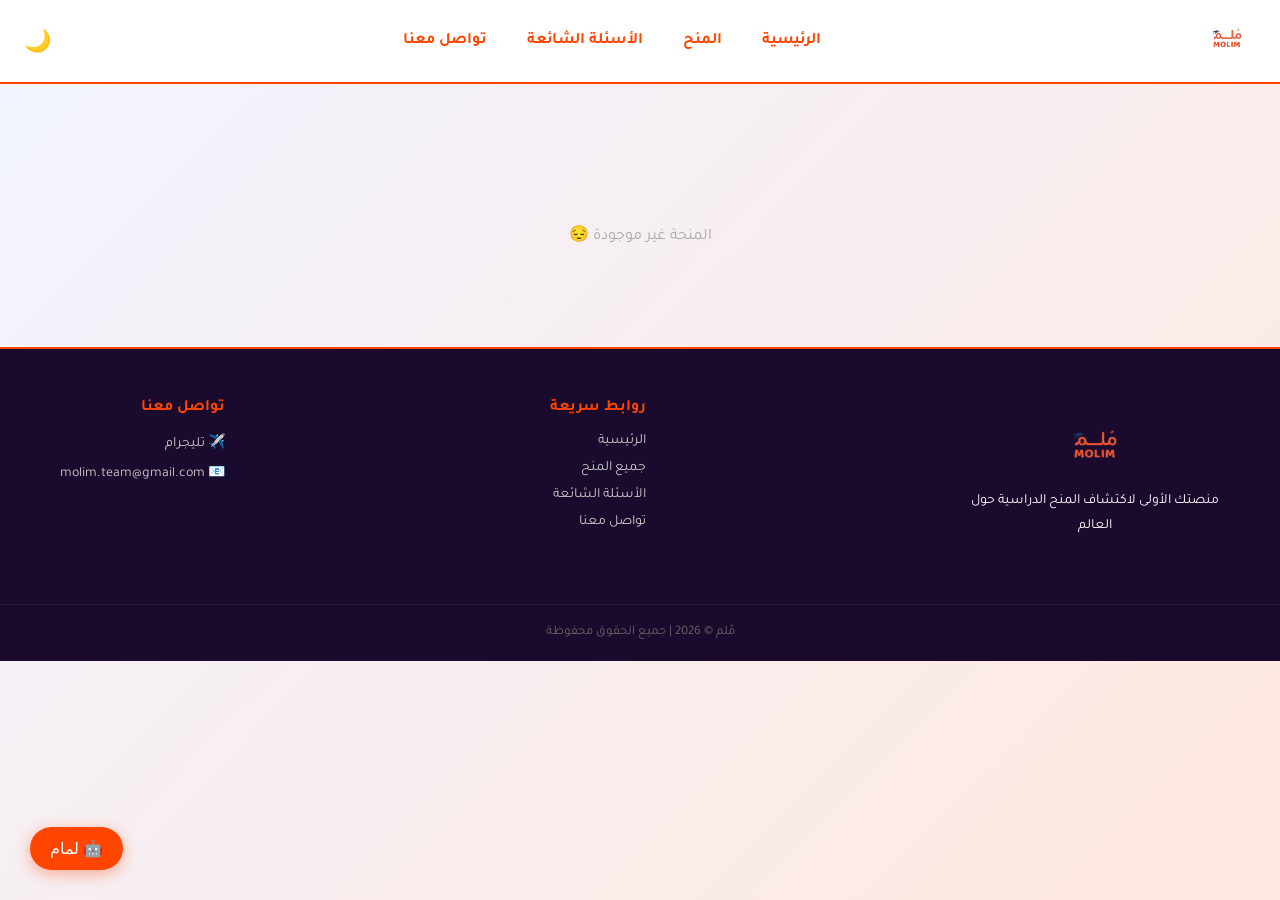
<file: scholarship.html>
<!DOCTYPE html>
<html lang="ar" dir="rtl" data-theme="light">
<head>
  <meta charset="UTF-8" />
  <meta name="viewport" content="width=device-width, initial-scale=1.0" />
  <meta name="description" content="استعرض جميع المنح الدراسية المتاحة حول العالم مع تفاصيل كاملة عن الشروط ومواعيد التقديم." />
  <title>مُلم | تفاصيل المنحة</title>
  <link rel="stylesheet" href="/static/css/style.css" />
  <link rel="icon" type="image/x-icon" href="/favicon.ico">
  <link rel="icon" type="image/png" sizes="32x32" href="/favicon-32x32.png">
  <link rel="icon" type="image/png" sizes="16x16" href="/favicon-16x16.png">
  <link rel="apple-touch-icon" sizes="180x180" href="/apple-touch-icon.png">
</head>
<body>

  <!-- الهيدر -->
   <header>
  <div class="logo">
  <a href="/index.html">
    <img src="/static/logo.png" alt="مُلم" class="logo-img"/>
  </a>
  </div>
    <nav id="main-nav">
      <a href="/">الرئيسية</a>
      <a href="/scholarships.html">المنح</a>
      <a href="/faq.html">الأسئلة الشائعة</a>
      <a href="/contact.html">تواصل معنا</a>
    </nav>
    <div class="header-left">
      <button id="darkModeToggle" class="dark-mode-toggle" aria-label="Toggle Dark Mode">🌙</button>
      <button class="menu-toggle" aria-label="Toggle Menu">
        <span></span>
        <span></span>
        <span></span>
      </button>
    </div>
  </header>

  <!-- محتوى التفاصيل -->
  <div id="scholarship-details" class="details-container">
    <p style="text-align:center; color:#aaa; margin-top:100px;">جاري التحميل...</p>
  </div>

  <!-- الفوتر -->
  <footer>
    <div class="footer-content">
      <div class="footer-brand">
        <img src="/static/logo.png" alt="مُلم" class="footer-logo"/>
        <p>منصتك الأولى لاكتشاف المنح الدراسية حول العالم</p>
      </div>
      <div class="footer-links">
        <h4>روابط سريعة</h4>
        <a href="/">الرئيسية</a>
        <a href="/scholarships.html">جميع المنح</a>
        <a href="/faq.html">الأسئلة الشائعة</a>
        <a href="/contact.html">تواصل معنا</a>
      </div>
      <div class="footer-social">
        <h4>تواصل معنا</h4>
        <a href="https://t.me/Molim_Team/4" target="_blank">✈️ تليجرام</a>
        <a href="mailto:molim.team@gmail.com">📧 molim.team@gmail.com</a>
      </div>
    </div>
    <div class="footer-bottom">
      <p>مُلم © 2026 | جميع الحقوق محفوظة</p>
    </div>
  </footer>

  <script src="/static/js/scholarship.js"></script>
  <script src="/static/js/shared.js"></script>

</body>
</html>
</file>
<file: static/css/style.css>
@import url('https://fonts.googleapis.com/css2?family=Tajawal:wght@400;700;900&display=swap');

* {
  margin: 0;
  padding: 0;
  box-sizing: border-box;
}

:root {
  --bg-color: linear-gradient(135deg, #f0f4ff, #ffe8e0);
  --text-color: #1a0a2e;
  --header-bg: #fff;
  --header-border-bottom: #ff4500;
  --card-bg: #ffffff;
  --card-border: #e0e0e0;
  --primary-color: #ff4500;
  --secondary-color: #1a3a6e;
  --hero-bg-gradient: linear-gradient(135deg, rgba(5,15,40,0.80), rgba(20,20,20,0.65));
  --hero-logo-shadow: rgba(255, 69, 0, 0.7);
  --hero-logo-hover-shadow: rgba(255, 69, 0, 1);
  --page-hero-bg: linear-gradient(135deg, #2d1f5e, #3b1a6e, #ff4500);
  --footer-bg: #1a0a2e;
  --footer-border-top: #ff4500;
  --footer-text-color: #fff;
  --footer-link-color: #ccc;
  --footer-bottom-border: #2a1a3e;
  --footer-bottom-text: #666;
  --faq-hover-bg: #fff5f2;
  --status-open-bg: #1a4a1a;
  --status-open-color: #4caf50;
  --status-closed-bg: #4a1a1a;
  --status-closed-color: #f44336;
  --skeleton-bg-start: #f0f0f0;
  --skeleton-bg-middle: #e0e0e0;
  --countdown-bg: #fff5f2;
  --countdown-border: #ff4500;
  --countdown-color: #ff4500;
  --countdown-urgent-bg: #4a1a1a;
  --countdown-urgent-color: #ff6b6b;

  --admin-container-bg: transparent;
  --admin-token-bar-bg: white;
  --admin-token-bar-border: #ff4500;
  --admin-input-border: #ff4500;
  --admin-tab-btn-active-bg: #ff4500;
  --admin-tab-btn-active-color: white;
  --admin-tab-btn-inactive-bg: #1a3a6e;
  --admin-tab-btn-inactive-color: white;
  --admin-scholarship-item-bg: white;
  --admin-scholarship-item-border: #e0e0e0;
  --admin-scholarship-item-shadow: rgba(0,0,0,0.08);
  --admin-scholarship-item-h3: #ff4500;
  --admin-scholarship-item-p: #1a3a6e;
  --admin-btn-edit-bg: #1a3a6e;
  --admin-btn-delete-bg: #cc0000;
  --admin-modal-overlay-bg: rgba(0,0,0,0.5);
  --admin-modal-box-bg: white;
  --admin-modal-box-shadow: rgba(0,0,0,0.3);
  --admin-modal-close-color: #666;
  --admin-modal-close-hover: #cc0000;
  --admin-btn-save-bg: #1a3a6e;
  --admin-files-section-bg: #fff8f5;
  --admin-files-section-border: #ff4500;
  --admin-file-row-input-border: #ccc;
  --admin-btn-add-file-bg: #1a3a6e;
  --admin-btn-remove-file-bg: #cc0000;
  --admin-section-divider-border: #ff4500;
}

[data-theme="dark"] {
  --bg-color: #0d1b2a;
  --text-color: #eaeaea;
  --header-bg: #0f2140;
  --header-border-bottom: #1a3a6e;
  --card-bg: #132035;
  --card-border: #1e3a6e;
  --primary-color: #ff4500;
  --secondary-color: #7a9cc4;
  --hero-bg-gradient: linear-gradient(135deg, rgba(5,15,35,0.90), rgba(10,20,45,0.80));
  --hero-logo-shadow: rgba(26, 58, 110, 0.8);
  --hero-logo-hover-shadow: rgba(26, 58, 110, 1);
  --page-hero-bg: linear-gradient(135deg, #0a1628, #0f2140, #1a3a6e);
  --footer-bg: #080f1a;
  --footer-border-top: #1a3a6e;
  --footer-text-color: #ccc;
  --footer-link-color: #7a9cc4;
  --footer-bottom-border: #0d1b2a;
  --footer-bottom-text: #555;
  --faq-hover-bg: #0f2140;
  --status-open-bg: #004d40;
  --status-open-color: #80cbc4;
  --status-closed-bg: #4a0000;
  --status-closed-color: #ef9a9a;
  --skeleton-bg-start: #132035;
  --skeleton-bg-middle: #1e3a6e;
  --countdown-bg: #0f2140;
  --countdown-border: #1a3a6e;
  --countdown-color: #7a9cc4;
  --countdown-urgent-bg: #4a0000;
  --countdown-urgent-color: #ef9a9a;

  --admin-container-bg: transparent;
  --admin-token-bar-bg: #132035;
  --admin-token-bar-border: #1a3a6e;
  --admin-input-border: #1a3a6e;
  --admin-tab-btn-active-bg: #1a3a6e;
  --admin-tab-btn-active-color: white;
  --admin-tab-btn-inactive-bg: #0f2140;
  --admin-tab-btn-inactive-color: #eaeaea;
  --admin-scholarship-item-bg: #132035;
  --admin-scholarship-item-border: #1e3a6e;
  --admin-scholarship-item-shadow: rgba(0,0,0,0.2);
  --admin-scholarship-item-h3: #ff4500;
  --admin-scholarship-item-p: #7a9cc4;
  --admin-btn-edit-bg: #1a3a6e;
  --admin-btn-delete-bg: #880000;
  --admin-modal-overlay-bg: rgba(0,0,0,0.7);
  --admin-modal-box-bg: #132035;
  --admin-modal-box-shadow: rgba(0,0,0,0.5);
  --admin-modal-close-color: #7a9cc4;
  --admin-modal-close-hover: #ef9a9a;
  --admin-btn-save-bg: #1a3a6e;
  --admin-files-section-bg: #0f2140;
  --admin-files-section-border: #1a3a6e;
  --admin-file-row-input-border: #1e3a6e;
  --admin-btn-add-file-bg: #1a3a6e;
  --admin-btn-remove-file-bg: #880000;
  --admin-section-divider-border: #1a3a6e;
}

body {
  padding-top: 0;
  font-family: 'Tajawal', sans-serif;
  background: var(--bg-color);
  color: var(--text-color);
  direction: rtl;
  min-height: 100vh;
  transition: background 0.5s ease, color 0.5s ease;
}

/* ===== HEADER ===== */
header {
  transition: transform 0.3s ease, background 0.5s ease, border-color 0.5s ease;
  display: flex;
  justify-content: space-between;
  align-items: center;
  padding: 8px 20px;
  background: var(--header-bg);
  border-bottom: 2px solid var(--header-border-bottom);
  position: relative;
  top: 0;
  z-index: 100;
  width: 100%;
  box-sizing: border-box;
}

.header-left {
  display: flex;
  align-items: center;
  gap: 8px;
  order: 3;
}

header.scrolled {
  padding: 8px 30px;
  box-shadow: 0 2px 15px rgba(0,0,0,0.1);
  transition: all 0.3s ease;
}

header.scrolled .logo-img {
  height: 55px;
}

.logo {
  display: flex;
  flex-direction: row;
  line-height: 1;
  order: 1;
}

.logo-img {
  height: 60px;
  width: auto;
}

nav {
  display: flex;
  gap: 15px;
  align-items: center;
  order: 2;
}

nav a {
  color: var(--primary-color);
  text-decoration: none;
  margin-right: 25px;
  font-size: 16px;
  font-weight: 700;
  transition: color 0.3s;
}

nav a:hover {
  color: var(--primary-color);
  filter: brightness(0.8);
}

/* Dark Mode Toggle Button */
.dark-mode-toggle {
  background: none;
  border: none;
  font-size: 22px;
  cursor: pointer;
  color: var(--primary-color);
  transition: color 0.3s;
  display: flex;
  align-items: center;
  justify-content: center;
  padding: 4px;
}

.dark-mode-toggle:hover {
  color: var(--secondary-color);
}

/* ===== HERO ===== */
.hero {
  margin-top: 0;
  text-align: center;
  padding: 80px 20px;
  background:
    var(--hero-bg-gradient),
    url('../images/hero-bg.jpg') center center / cover no-repeat;
  background-attachment: scroll;
  position: relative;
  transition: background 0.5s ease;
}

.hero-logo-wrap {
  position: relative;
  display: inline-block;
  margin-bottom: 25px;
}

.hero-logo {
  width: 350px;
  max-width: 80%;
  position: relative;
  z-index: 2;
  filter: drop-shadow(0 0 25px var(--hero-logo-shadow)) brightness(1.3);
  animation: floatLogo 3s ease-in-out infinite;
  transition: transform 0.3s, filter 0.5s ease;
}

.hero-logo:hover {
  transform: scale(1.08);
  filter: drop-shadow(0 0 45px var(--hero-logo-hover-shadow));
}

.hero-glow {
  display: none;
  position: absolute;
  top: 50%; left: 50%;
  transform: translate(-50%, -50%);
  width: 300px; height: 300px;
  background: radial-gradient(circle, var(--hero-logo-shadow) 0%, transparent 70%);
  border-radius: 50%;
  z-index: 1;
  animation: pulseGlow 3s ease-in-out infinite;
  transition: background 0.5s ease;
}

@keyframes floatLogo {
  0%, 100% { transform: translateY(0px); }
  50%       { transform: translateY(-12px); }
}

@keyframes pulseGlow {
  0%, 100% { opacity: 0.5; transform: translate(-50%, -50%) scale(1); }
  50%       { opacity: 1;   transform: translate(-50%, -50%) scale(1.2); }
}

.hero-sub {
  font-size: 22px;
  color: var(--footer-text-color);
  margin-bottom: 35px;
  transition: color 0.5s ease;
}

.btn-main {
  background: var(--primary-color);
  color: white;
  padding: 14px 40px;
  border-radius: 30px;
  text-decoration: none;
  font-size: 18px;
  font-weight: 700;
  transition: background 0.3s;
}

.btn-main:hover {
  background: var(--primary-color);
  filter: brightness(0.8);
}

/* ===== FEATURED ===== */
.featured {
  padding: 60px 40px;
}

.featured h2 {
  font-size: 30px;
  margin-bottom: 30px;
  color: var(--primary-color);
  border-right: 4px solid var(--primary-color);
  padding-right: 15px;
  transition: color 0.5s ease, border-color 0.5s ease;
}

.grid {
  display: grid;
  grid-template-columns: repeat(auto-fill, minmax(280px, 1fr));
  gap: 20px;
}

/* ===== CARD ===== */
.card {
  background: var(--card-bg);
  border-radius: 12px;
  padding: 20px;
  border: 1px solid var(--card-border);
  transition: transform 0.3s, border-color 0.3s, background 0.5s ease, color 0.5s ease;
}

#open-scholarships-grid .card {
  opacity: 1 !important;
}

.card:hover {
  transform: translateY(-5px);
  border-color: var(--primary-color);
}

.card-flag {
  width: 50px;
  border-radius: 4px;
  margin-bottom: 10px;
}

.card h3 {
  font-size: 18px;
  font-weight: 700;
  margin-bottom: 8px;
  color: var(--primary-color);
  transition: color 0.5s ease;
}

.card .country {
  color: var(--secondary-color);
  font-size: 14px;
  margin-bottom: 10px;
  transition: color 0.5s ease;
}

.card .degree {
  color: var(--secondary-color);
  font-size: 13px;
  margin-bottom: 12px;
  transition: color 0.5s ease;
}

.card .status {
  display: inline-block;
  padding: 4px 12px;
  border-radius: 20px;
  font-size: 13px;
  font-weight: 700;
  margin-bottom: 15px;
  transition: background 0.5s ease, color 0.5s ease;
}

.status.open {
  background: var(--status-open-bg);
  color: var(--status-open-color);
}

.status.closed {
  background: var(--status-closed-bg);
  color: var(--status-closed-color);
}

.card a {
  display: block;
  text-align: center;
  background: rgba(255, 255, 255, 0.5);
  backdrop-filter: blur(8px);
  -webkit-backdrop-filter: blur(8px);
  color: var(--primary-color);
  padding: 10px 15px;
  border-radius: 10px;
  text-decoration: none;
  font-weight: 700;
  border: 1px solid rgba(255, 255, 255, 0.8);
  margin-top: 8px;
  transition: all 0.3s;
  box-shadow: 0 2px 10px rgba(0, 0, 0, 0.08);
}

[data-theme="dark"] .card a {
  background: rgba(0, 0, 0, 0.3);
  border: 1px solid rgba(26, 58, 110, 0.6);
  box-shadow: 0 2px 10px rgba(0, 0, 0, 0.2);
  color: var(--primary-color);
}

.card a:hover {
  background: var(--card-bg);
  transform: translateX(-3px);
  filter: brightness(0.9);
}

.card .desc {
  font-size: 13px;
  color: var(--secondary-color);
  margin: 10px 0;
  line-height: 1.6;
  transition: color 0.5s ease;
}

.card .deadline {
  font-size: 13px;
  color: var(--secondary-color);
  margin-bottom: 12px;
  transition: color 0.5s ease;
}

/* ===== FOOTER ===== */
footer {
  background: var(--footer-bg);
  border-top: 2px solid var(--footer-border-top);
  margin-top: 60px;
  padding: 0;
  transition: background 0.5s ease, border-color 0.5s ease;
}

footer p {
  color: var(--footer-text-color);
  margin-bottom: 15px;
  transition: color 0.5s ease;
}

.tg-btn {
  background: var(--primary-color);
  color: white;
  padding: 12px 30px;
  border-radius: 25px;
  text-decoration: none;
  font-weight: 700;
  font-size: 16px;
  transition: background 0.3s;
}

.tg-btn:hover {
  background: var(--primary-color);
  filter: brightness(0.8);
}

/* ===== SCHOLARSHIPS PAGE ===== */
.page-hero {
  margin-top: 0;
  text-align: center;
  padding: 50px 20px 30px;
  background: var(--page-hero-bg);
  transition: background 0.5s ease;
}

.page-hero h1 {
  font-size: 40px;
  color: var(--primary-color);
  margin-bottom: 10px;
  transition: color 0.5s ease;
}

.page-hero p {
  color: var(--footer-text-color);
  font-size: 18px;
  transition: color 0.5s ease;
}

.filters {
  display: flex;
  gap: 15px;
  padding: 25px 40px;
  background: var(--card-border);
  flex-wrap: wrap;
  transition: background 0.5s ease;
}

.filters input,
.filters select {
  flex: 1;
  min-width: 200px;
  padding: 12px 15px;
  border-radius: 8px;
  border: 1px solid var(--primary-color);
  background: var(--card-bg);
  color: var(--text-color);
  font-family: 'Tajawal', sans-serif;
  font-size: 15px;
  transition: border-color 0.5s ease, background 0.5s ease, color 0.5s ease;
}

.filters input:focus,
.filters select:focus {
  outline: none;
  border-color: var(--primary-color);
  filter: brightness(0.8);
}

/* ===== CONTACT PAGE ===== */
.contact-section {
  display: flex;
  flex-direction: column;
  gap: 15px;
  max-width: 600px;
  margin: 50px auto;
  padding: 0 20px;
}

.contact-card {
  display: flex;
  align-items: center;
  gap: 20px;
  padding: 20px 25px;
  border-radius: 12px;
  text-decoration: none;
  color: white;
  font-family: 'Tajawal', sans-serif;
  transition: transform 0.3s, opacity 0.3s;
  border: 1px solid transparent;
}

.contact-card:hover {
  transform: translateX(-5px);
  opacity: 0.9;
}

.contact-icon {
  font-size: 28px;
  min-width: 45px;
  text-align: center;
}

.contact-card h3 {
  font-size: 18px;
  font-weight: 700;
  margin-bottom: 4px;
}

.contact-card p {
  font-size: 14px;
  opacity: 0.85;
}

.telegram  { background: #0088cc; }
.tiktok    { background: #010101; border-color: #fff2; }
.youtube   { background: #ff0000; }
.instagram { background: linear-gradient(45deg, #f09433, #e6683c, #dc2743, #cc2366, #bc1888); }
.twitter   { background: #1a1a2e; border-color: #fff2; }

/* ===== BTN DETAILS ===== */
.btn-details {
  display: block;
  text-align: center;
  background: transparent;
  color: var(--footer-text-color);
  padding: 10px;
  border-radius: 8px;
  text-decoration: none;
  font-weight: 700;
  border: 2px solid var(--primary-color);
  margin-top: 8px;
  transition: all 0.3s;
}

.btn-details:hover {
  background: var(--primary-color);
  color: white;
}

/* ===== DETAILS PAGE ===== */
.details-container {
  max-width: 800px;
  margin: 0 auto;
  padding: 40px 20px;
}

.details-hero {
  text-align: center;
  padding: 40px 20px;
  background: var(--page-hero-bg);
  border-radius: 12px;
  margin-bottom: 30px;
  transition: background 0.5s ease;
}

.details-hero h1 {
  font-size: 36px;
  font-weight: 900;
  color: var(--footer-text-color);
  margin-bottom: 8px;
  transition: color 0.5s ease;
}

.details-hero p {
  color: var(--footer-link-color);
  margin-bottom: 15px;
  transition: color 0.5s ease;
}

.details-card {
  background: var(--card-bg);
  border-radius: 12px;
  padding: 25px;
  border: 1px solid var(--card-border);
  box-shadow: 0 4px 15px rgba(0, 0, 0, 0.08);
  transition: background 0.5s ease, border-color 0.5s ease, box-shadow 0.5s ease;
}

.details-card h2 {
  font-size: 20px;
  color: var(--primary-color);
  margin-bottom: 15px;
  font-weight: 700;
  transition: color 0.5s ease;
}

.details-card p {
  color: var(--text-color);
  line-height: 1.8;
  margin-bottom: 8px;
  transition: color 0.5s ease;
}

.details-card ul li {
  color: var(--text-color);
  padding: 8px 0;
  border-bottom: 1px solid var(--card-border);
  line-height: 1.6;
  transition: color 0.5s ease, border-color 0.5s ease;
}

.details-card ul li:last-child {
  border-bottom: none;
}

.details-card ul li::before {
  content: "✓ ";
  color: var(--primary-color);
  font-weight: 700;
  transition: color 0.5s ease;
}

/* ===== FAQ PAGE ===== */
.faq-section {
  max-width: 800px;
  margin: 40px auto;
  padding: 0 20px;
}

.faq-item {
  background: var(--card-bg);
  border-radius: 12px;
  margin-bottom: 15px;
  border: 1px solid var(--card-border);
  box-shadow: 0 4px 15px rgba(0, 0, 0, 0.08);
  overflow: hidden;
  transition: background 0.5s ease, border-color 0.5s ease, box-shadow 0.5s ease;
}

.faq-question {
  display: flex;
  justify-content: space-between;
  align-items: center;
  padding: 20px 25px;
  cursor: pointer;
  font-size: 17px;
  font-weight: 700;
  color: var(--primary-color);
  transition: background 0.3s, color 0.5s ease;
}

.faq-question:hover {
  background: var(--faq-hover-bg);
}

.faq-icon {
  font-size: 24px;
  color: var(--primary-color);
  font-weight: 900;
  min-width: 20px;
  text-align: center;
  transition: color 0.5s ease;
}

.faq-answer {
  max-height: 0;
  overflow: hidden;
  transition: max-height 0.4s ease;
  padding: 0 25px;
  color: var(--text-color);
  line-height: 1.8;
  font-size: 15px;
}

.faq-answer[style*="max-height"] {
  padding: 0 25px 20px;
}

/* ===== ABOUT SECTION ===== */
.about-section {
  padding: 10px 20px;
  max-width: 1200px;
  margin: 0 auto;
}

.about-section .cards-wrapper {
  display: grid;
  grid-template-columns: repeat(auto-fill, minmax(280px, 1fr));
  gap: 20px;
}

.about-card {
  background: var(--card-bg);
  backdrop-filter: blur(10px);
  -webkit-backdrop-filter: blur(10px);
  border-radius: 12px;
  padding: 30px;
  border: 1px solid var(--card-border);
  box-shadow: 0 4px 20px rgba(0, 0, 0, 0.08);
  opacity: 0;
  transform: translateY(30px);
  transition: opacity 0.6s ease, transform 0.6s ease, background 0.5s ease, border-color 0.5s ease;
}

.about-card:hover {
  transform: translateY(-5px);
  border-color: var(--primary-color);
}

.about-card.visible {
  opacity: 1;
  transform: translateY(0);
}

.about-icon {
  font-size: 36px;
  display: block;
  margin-bottom: 15px;
  transition: color 0.5s ease;
}

.about-card h3 {
  font-size: 20px;
  font-weight: 700;
  color: var(--primary-color);
  margin-bottom: 12px;
  transition: color 0.5s ease;
}

.about-card p {
  color: var(--text-color);
  line-height: 1.8;
  font-size: 15px;
  transition: color 0.5s ease;
}

/* ===== STATS ===== */
.stats-section {
  display: flex;
  justify-content: center;
  gap: 40px;
  padding: 40px 20px;
  background: transparent;
  text-align: center;
}

.stat-item {
  display: flex;
  flex-direction: column;
  align-items: center;
}

.stat-number {
  font-size: 36px;
  font-weight: 900;
  color: var(--primary-color);
  transition: color 0.5s ease;
}

.stat-label {
  font-size: 16px;
  color: var(--footer-text-color);
  margin-top: 5px;
  transition: color 0.5s ease;
}

/* ===== HAMBURGER MENU ===== */
.menu-toggle {
  display: none;
  flex-direction: column;
  gap: 5px;
  background: none;
  border: none;
  cursor: pointer;
  padding: 4px;
}

.menu-toggle span {
  display: block;
  width: 25px;
  height: 3px;
  background-color: var(--primary-color);
  border-radius: 3px;
  transition: background-color 0.5s ease;
}

/* ===== RESPONSIVE ===== */
@media (max-width: 768px) {
  header {
    padding: 10px 15px;
    flex-wrap: wrap;
  }

  .logo {
    order: 1;
  }

  .header-left {
    order: 2;
    gap: 6px;
  }

  nav {
    order: 3;
    display: none;
    flex-direction: column;
    width: 100%;
    background: var(--header-bg);
    padding: 10px 0;
    border-top: 1px solid var(--card-border);
    transition: background 0.5s ease, border-color 0.5s ease;
  }

  nav.open {
    display: flex;
  }

  nav a {
    padding: 12px 20px;
    border-bottom: 1px solid var(--card-border);
    margin-right: 0;
    font-size: 15px;
  }

  .menu-toggle {
    display: flex;
  }

  .logo-img {
    height: 90px;
  }

  #open-scholarships-grid .card {
    min-width: 68%;
    max-width: 68%;
    scroll-snap-align: start;
    flex-shrink: 0;
  }

  .footer-content {
    flex-direction: column;
    align-items: center;
    text-align: center;
    padding: 30px 20px;
    gap: 30px;
  }

  .footer-brand {
    display: flex;
    flex-direction: column;
    align-items: center;
  }
}

/* ===== SCROLL ANIMATION ===== */
.card.visible {
  opacity: 1;
  transform: translateY(0);
}

/* ===== BACK TO TOP ===== */
#back-to-top {
  position: fixed;
  bottom: 30px;
  left: 20px;
  background: var(--primary-color);
  color: white;
  border: none;
  border-radius: 50%;
  width: 45px;
  height: 45px;
  font-size: 20px;
  cursor: pointer;
  display: none;
  z-index: 999;
  box-shadow: 0 4px 15px var(--hero-logo-shadow);
  transition: opacity 0.3s, background 0.5s ease, box-shadow 0.5s ease;
}

/* ===== SKELETON LOADING ===== */
.skeleton-card {
  background: var(--card-bg);
  border-radius: 12px;
  padding: 20px;
  border: 1px solid var(--card-border);
  min-width: 280px;
  max-width: 280px;
  flex-shrink: 0;
  transition: background 0.5s ease, border-color 0.5s ease;
}

.skeleton-line {
  background: linear-gradient(90deg, var(--skeleton-bg-start) 25%, var(--skeleton-bg-middle) 50%, var(--skeleton-bg-start) 75%);
  background-size: 200% 100%;
  animation: shimmer 1.5s infinite;
  border-radius: 6px;
  margin-bottom: 12px;
  transition: background 0.5s ease;
}

.skeleton-flag  { width: 50px; height: 35px; margin-bottom: 15px; }
.skeleton-title { width: 70%; height: 20px; }
.skeleton-text  { width: 50%; height: 14px; }
.skeleton-text.wide { width: 85%; }
.skeleton-btn   { width: 100%; height: 38px; margin-top: 15px; }

@keyframes shimmer {
  0%   { background-position: 200% 0; }
  100% { background-position: -200% 0; }
}

/* ===== COUNTDOWN ===== */
.countdown {
  background: var(--countdown-bg);
  border: 1px solid var(--countdown-border);
  border-radius: 8px;
  padding: 8px 12px;
  margin-bottom: 10px;
  text-align: center;
  font-size: 13px;
  color: var(--countdown-color);
  font-weight: 700;
  transition: background 0.5s ease, border-color 0.5s ease, color 0.5s ease;
}

.countdown.urgent {
  background: var(--countdown-urgent-bg);
  color: var(--countdown-urgent-color);
  border-color: var(--countdown-urgent-color);
}

/* ===== FOOTER REDESIGN ===== */
.footer-content {
  display: flex;
  justify-content: space-between;
  gap: 40px;
  padding: 50px 60px;
  flex-wrap: wrap;
}

.footer-brand {
  max-width: 250px;
  text-align: center;
}

.footer-logo {
  height: 90px;
  margin-bottom: 0px;
  display: block;
  margin-left: auto;
  margin-right: auto;
}

.footer-brand p {
  color: var(--footer-text-color);
  font-size: 14px;
  line-height: 1.8;
  margin-top: 0;
  transition: color 0.5s ease;
}

.footer-links h4,
.footer-social h4 {
  color: var(--primary-color);
  font-size: 16px;
  margin-bottom: 15px;
  transition: color 0.5s ease;
}

.footer-links a,
.footer-social a {
  display: block;
  color: var(--footer-link-color);
  text-decoration: none;
  font-size: 14px;
  margin-bottom: 10px;
  transition: color 0.3s;
}

.footer-links a:hover,
.footer-social a:hover {
  color: var(--primary-color);
}

.footer-bottom {
  border-top: 1px solid var(--footer-bottom-border);
  text-align: center;
  padding: 20px;
  transition: border-color 0.5s ease;
}

.footer-bottom p {
  color: var(--footer-bottom-text);
  font-size: 13px;
  margin: 0;
  transition: color 0.5s ease;
}

/* ===== SLIDER BUTTONS ===== */
.slider-wrapper {
  position: relative;
  display: flex;
  align-items: center;
}

.slider-btn {
  display: none;
  position: absolute;
  top: 50%;
  transform: translateY(-50%);
  z-index: 10;
  background: var(--primary-color);
  color: white;
  border: none;
  border-radius: 50%;
  width: 40px;
  height: 40px;
  font-size: 24px;
  cursor: pointer;
  line-height: 1;
  transition: background 0.5s ease;
}

.slider-btn.prev { right: -15px; }
.slider-btn.next { left: -15px; }

/* ===== OPEN SCHOLARSHIPS ===== */
.open-scholarships-section {
  padding: 40px 20px;
  max-width: 1200px;
  margin: 0 auto;
}

.section-title {
  text-align: right;
  color: var(--primary-color);
  font-size: 28px;
  margin-bottom: 30px;
  transition: color 0.5s ease;
}

#open-scholarships-grid {
  display: flex;
  flex-direction: row;
  overflow-x: auto;
  scroll-snap-type: x mandatory;
  -webkit-overflow-scrolling: touch;
  gap: 16px;
  padding: 0 20px 20px 80px;
  direction: rtl;
  scroll-behavior: smooth;
  cursor: grab;
  user-select: none;
}

#open-scholarships-grid::-webkit-scrollbar {
  display: none;
}

#open-scholarships-grid .card {
  min-width: 300px;
  max-width: 300px;
  flex-shrink: 0;
  scroll-snap-align: end;
}

#open-scholarships-grid .btn-details {
  display: block;
  width: 100%;
  margin: 5px 0;
  text-align: center;
  box-sizing: border-box;
  background: var(--card-bg) !important;
  color: var(--primary-color) !important;
  border: 1px solid var(--primary-color) !important;
}

#open-scholarships-grid .btn-details:hover {
  background: var(--primary-color) !important;
  color: white !important;
}

/* ===== SHARE BUTTON ===== */
.btn-share-general {
  width: 100%;
  padding: 10px;
  background: var(--secondary-color);
  color: white;
  border: none;
  border-radius: 10px;
  font-size: 15px;
  font-weight: 700;
  cursor: pointer;
  font-family: 'Tajawal', sans-serif;
  margin-top: 8px;
  transition: background 0.3s;
}

.btn-share-general:hover {
  background: var(--secondary-color);
  filter: brightness(0.8);
}

/* ===== ADMIN PANEL ===== */
.admin-container { max-width: 700px; margin: 40px auto; padding: 20px; background: var(--admin-container-bg); transition: background 0.5s ease; }
.admin-container h1 { color: var(--primary-color); text-align: center; margin-bottom: 20px; transition: color 0.5s ease; }
.form-group label { display: block; font-weight: 700; color: var(--secondary-color); margin-bottom: 5px; transition: color 0.5s ease; }
.form-group input, .form-group select, .form-group textarea {
  width: 100%; padding: 10px; border-radius: 8px;
  border: 1px solid var(--admin-input-border); font-family: 'Tajawal', sans-serif;
  font-size: 15px; box-sizing: border-box; background: var(--card-bg); color: var(--text-color);
  transition: border-color 0.5s ease, background 0.5s ease, color 0.5s ease;
}
.btn-submit {
  width: 100%; padding: 15px; background: var(--primary-color); color: white;
  border: none; border-radius: 10px; font-size: 18px;
  font-weight: 700; cursor: pointer; font-family: 'Tajawal', sans-serif;
  transition: background 0.3s;
}
.btn-submit:hover { background: var(--primary-color); filter: brightness(0.8); }
#msg { text-align: center; margin-top: 15px; font-weight: 700; font-size: 16px; color: var(--text-color); transition: color 0.5s ease; }
.tabs { display: flex; gap: 10px; margin-bottom: 25px; justify-content: center; }
.tab-btn {
  padding: 10px 25px; border-radius: 10px; border: none; cursor: pointer;
  font-family: 'Tajawal', sans-serif; font-size: 16px; font-weight: 700;
  transition: background 0.5s ease, color 0.5s ease;
}
.tab-btn.active { background: var(--admin-tab-btn-active-bg); color: var(--admin-tab-btn-active-color); }
.tab-btn.inactive { background: var(--admin-tab-btn-inactive-bg); color: var(--admin-tab-btn-inactive-color); }
.scholarship-item {
  background: var(--admin-scholarship-item-bg); border-radius: 12px; padding: 15px 20px;
  margin-bottom: 12px; border: 1px solid var(--admin-scholarship-item-border);
  box-shadow: 0 2px 8px var(--admin-scholarship-item-shadow);
  display: flex; justify-content: space-between; align-items: center;
  transition: background 0.5s ease, border-color 0.5s ease, box-shadow 0.5s ease;
}
.scholarship-item h3 { color: var(--admin-scholarship-item-h3); margin: 0; font-size: 16px; transition: color 0.5s ease; }
.scholarship-item p { color: var(--admin-scholarship-item-p); margin: 4px 0 0; font-size: 13px; transition: color 0.5s ease; }
.item-btns { display: flex; gap: 8px; }
.btn-edit {
  padding: 7px 15px; background: var(--admin-btn-edit-bg); color: white;
  border: none; border-radius: 8px; cursor: pointer;
  font-family: 'Tajawal', sans-serif; font-weight: 700; transition: background 0.3s;
}
.btn-edit:hover { filter: brightness(0.8); }
.btn-delete {
  padding: 7px 15px; background: var(--admin-btn-delete-bg); color: white;
  border: none; border-radius: 8px; cursor: pointer;
  font-family: 'Tajawal', sans-serif; font-weight: 700; transition: background 0.3s;
}
.btn-delete:hover { filter: brightness(0.8); }
.token-bar {
  background: var(--admin-token-bar-bg); border-radius: 12px; padding: 15px;
  margin-bottom: 20px; border: 1px solid var(--admin-token-bar-border);
  transition: background 0.5s ease, border-color 0.5s ease;
}
.token-bar label { font-weight: 700; color: var(--secondary-color); transition: color 0.5s ease; }
.token-bar input { border: 1px solid var(--admin-input-border); background: var(--card-bg); color: var(--text-color); transition: background 0.5s ease, color 0.5s ease, border-color 0.5s ease; }
.modal-overlay {
  display: none; position: fixed; top: 0; left: 0;
  width: 100%; height: 100%; background: var(--admin-modal-overlay-bg);
  z-index: 1000; justify-content: center; align-items: flex-start;
  padding: 20px; box-sizing: border-box; overflow-y: auto;
  transition: background 0.5s ease;
}
.modal-overlay.open { display: flex; }
.modal-box {
  background: var(--admin-modal-box-bg); border-radius: 16px; padding: 30px;
  width: 100%; max-width: 650px; margin: auto;
  box-shadow: 0 10px 40px var(--admin-modal-box-shadow); position: relative;
  transition: background 0.5s ease, box-shadow 0.5s ease;
}
.modal-box h2 { color: var(--primary-color); text-align: center; margin-bottom: 20px; transition: color 0.5s ease; }
.modal-close {
  position: absolute; top: 15px; left: 15px;
  background: none; border: none; font-size: 24px;
  cursor: pointer; color: var(--admin-modal-close-color); line-height: 1; transition: color 0.5s ease;
}
.modal-close:hover { color: var(--admin-modal-close-hover); }
.btn-save {
  width: 100%; padding: 15px; background: var(--admin-btn-save-bg); color: white;
  border: none; border-radius: 10px; font-size: 18px;
  font-weight: 700; cursor: pointer; font-family: 'Tajawal', sans-serif;
  margin-top: 5px; transition: background 0.3s;
}
.btn-save:hover { filter: brightness(0.8); }
#edit-msg { text-align: center; margin-top: 12px; font-weight: 700; font-size: 15px; color: var(--text-color); transition: color 0.5s ease; }
.files-section {
  border: 1px solid var(--admin-files-section-border); border-radius: 10px;
  padding: 15px; margin-bottom: 15px; background: var(--admin-files-section-bg);
  transition: border-color 0.5s ease, background 0.5s ease;
}
.files-section h4 { color: var(--primary-color); margin: 0 0 12px 0; font-size: 15px; transition: color 0.5s ease; }
.files-section p { color: var(--secondary-color); transition: color 0.5s ease; }
.file-row input {
  flex: 1; padding: 8px; border-radius: 8px;
  border: 1px solid var(--admin-file-row-input-border); font-family: 'Tajawal', sans-serif;
  font-size: 14px; box-sizing: border-box; background: var(--card-bg); color: var(--text-color);
  transition: border-color 0.5s ease, background 0.5s ease, color 0.5s ease;
}
.btn-add-file {
  padding: 7px 14px; background: var(--admin-btn-add-file-bg); color: white;
  border: none; border-radius: 8px; cursor: pointer;
  font-family: 'Tajawal', sans-serif; font-size: 13px; font-weight: 700;
  margin-top: 5px; transition: background 0.3s;
}
.btn-add-file:hover { filter: brightness(0.8); }
.btn-remove-file {
  padding: 6px 10px; background: var(--admin-btn-remove-file-bg); color: white;
  border: none; border-radius: 7px; cursor: pointer; font-size: 13px; transition: background 0.3s;
}
.btn-remove-file:hover { filter: brightness(0.8); }
.section-divider {
  border: none; border-top: 1px dashed var(--admin-section-divider-border);
  margin: 15px 0; transition: border-color 0.5s ease;
}

/* ازرار المنحة المقسمة*/
.btn-split-half {
  flex: 1;
  text-align: center;
  margin-top: 0 !important;
  display: block;
}
</file>
